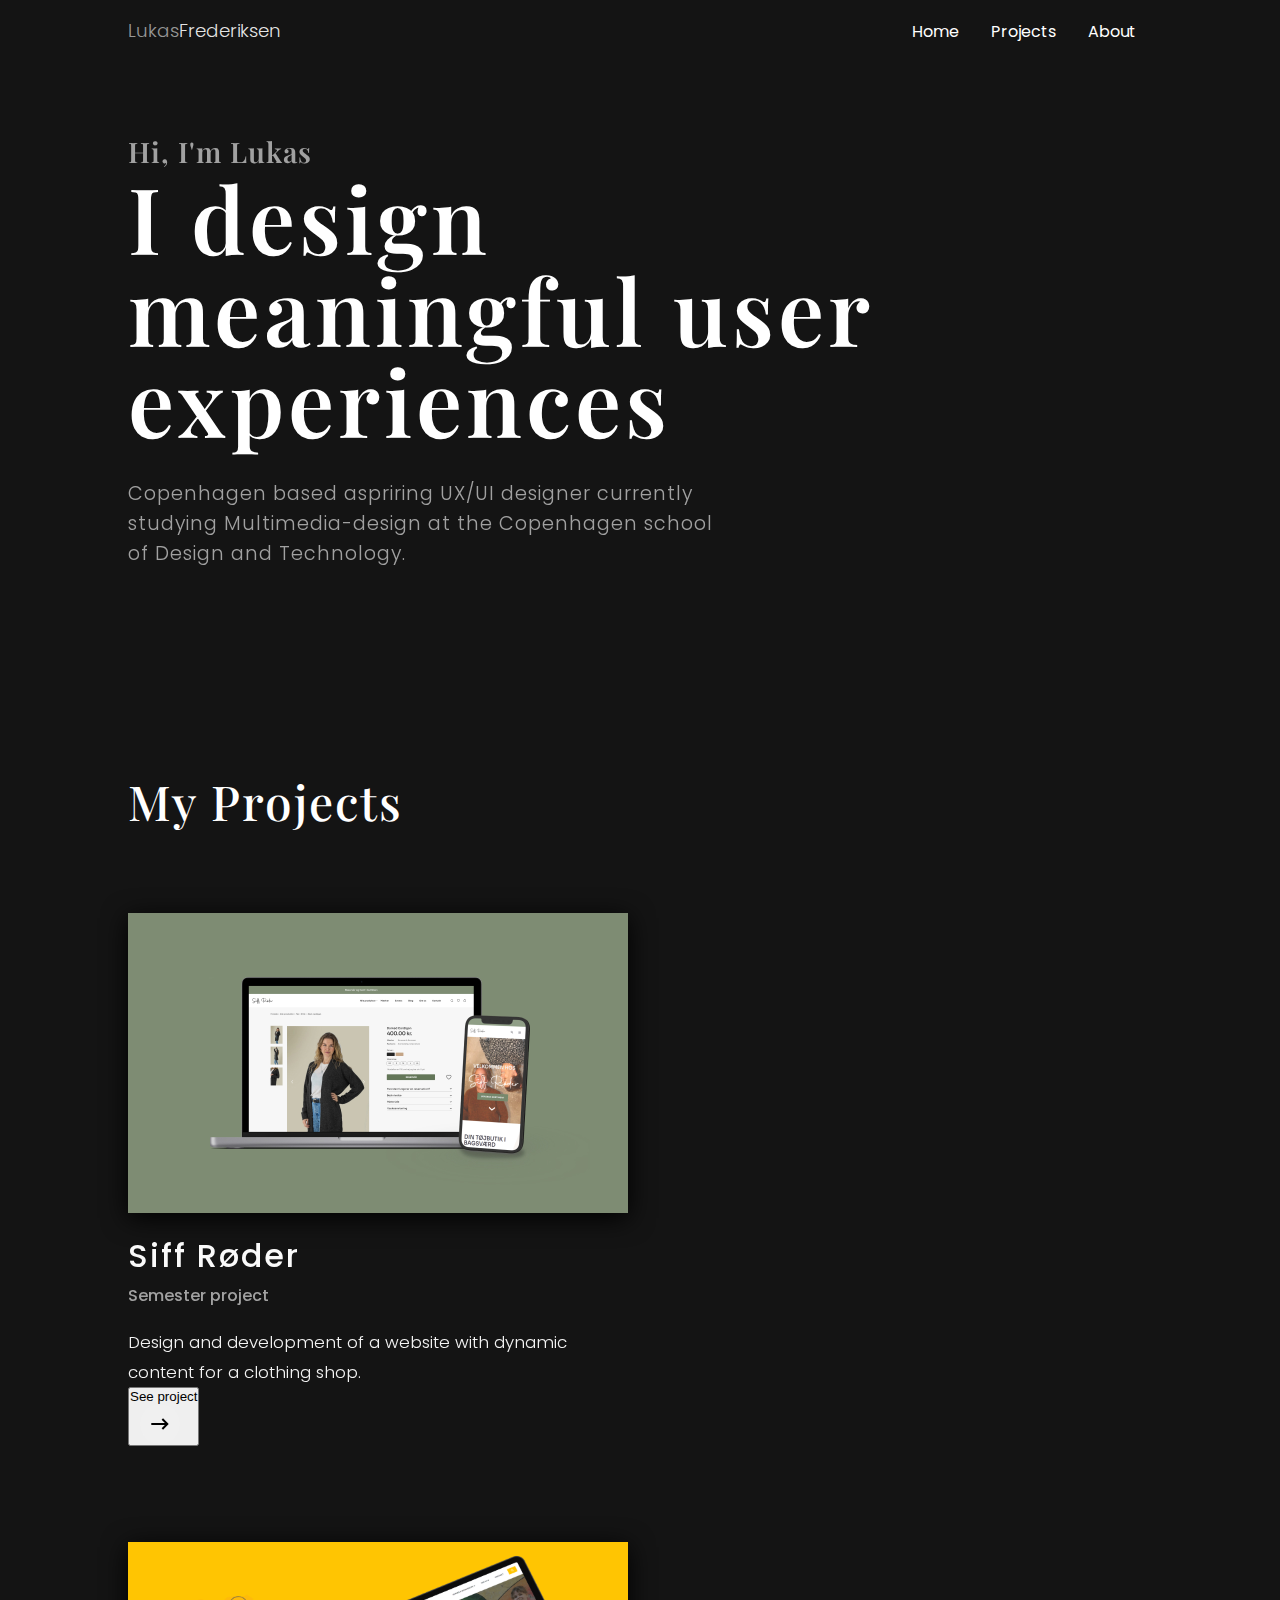
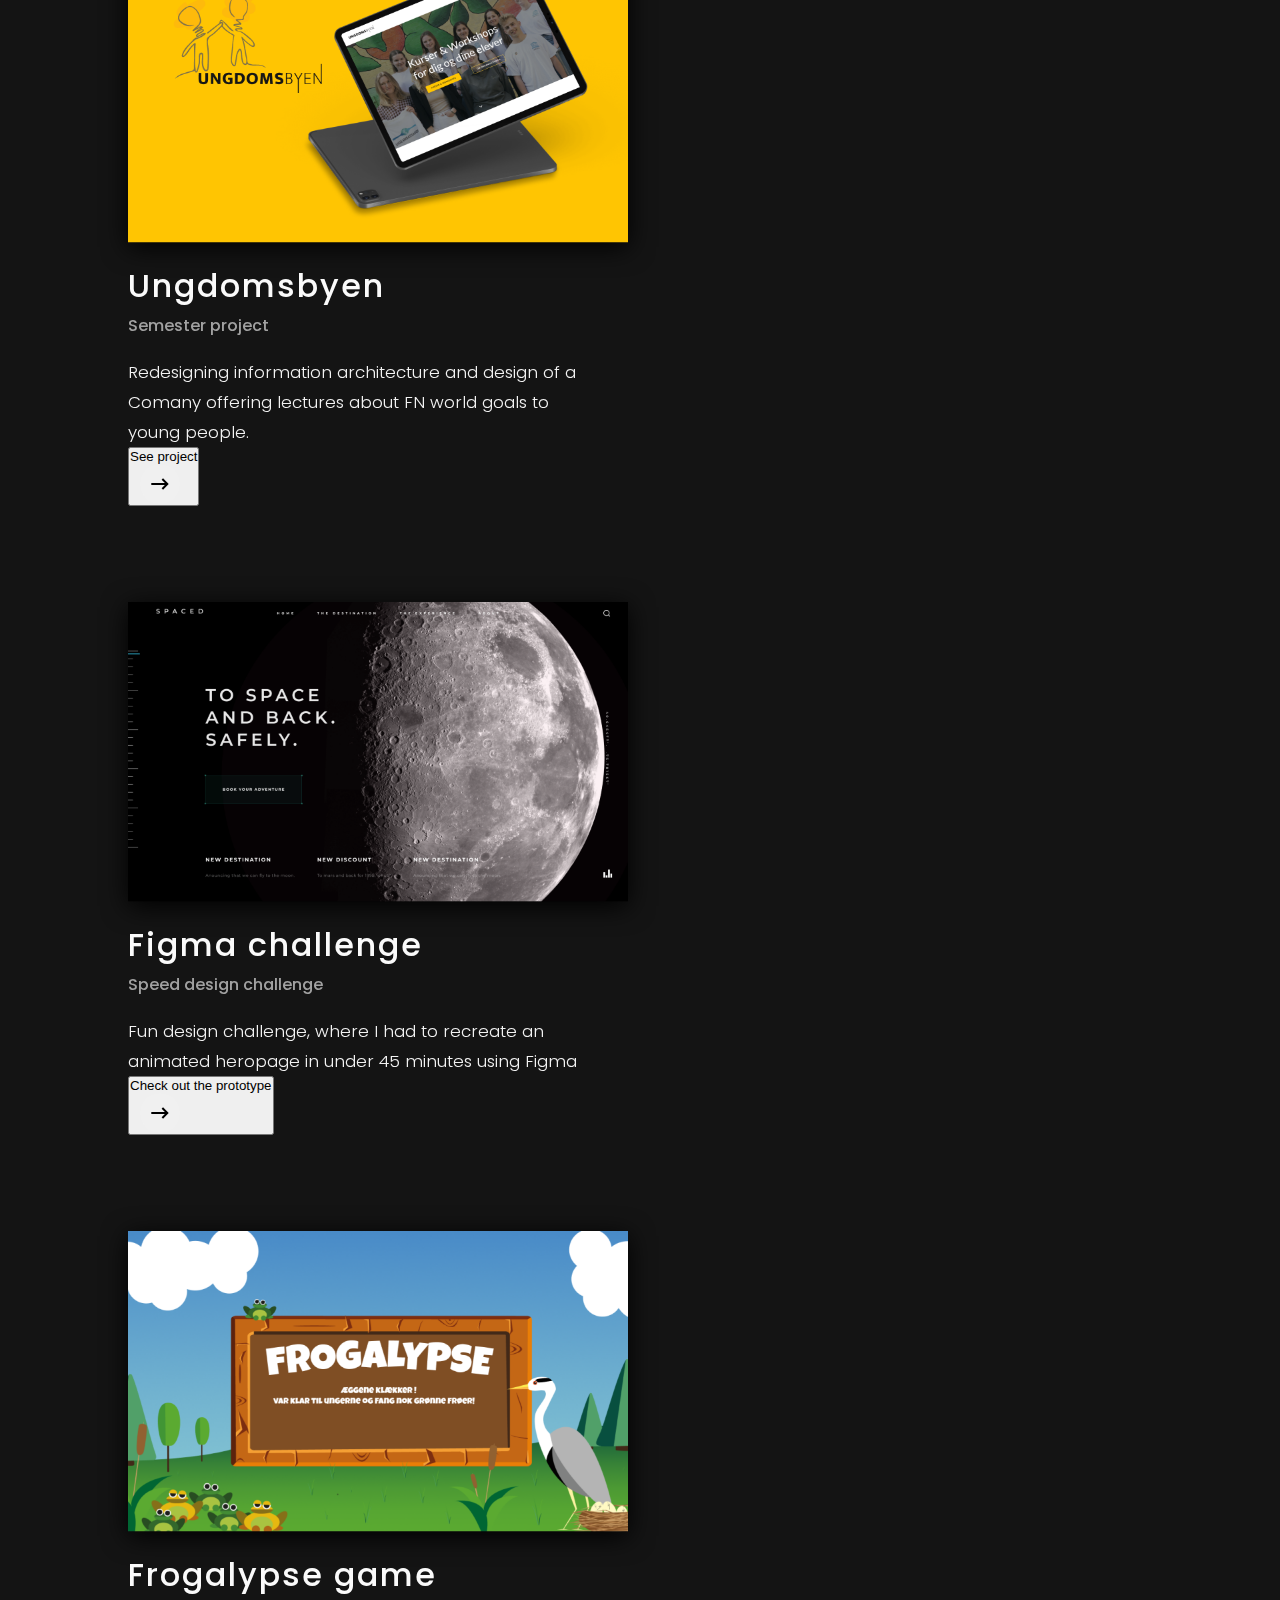
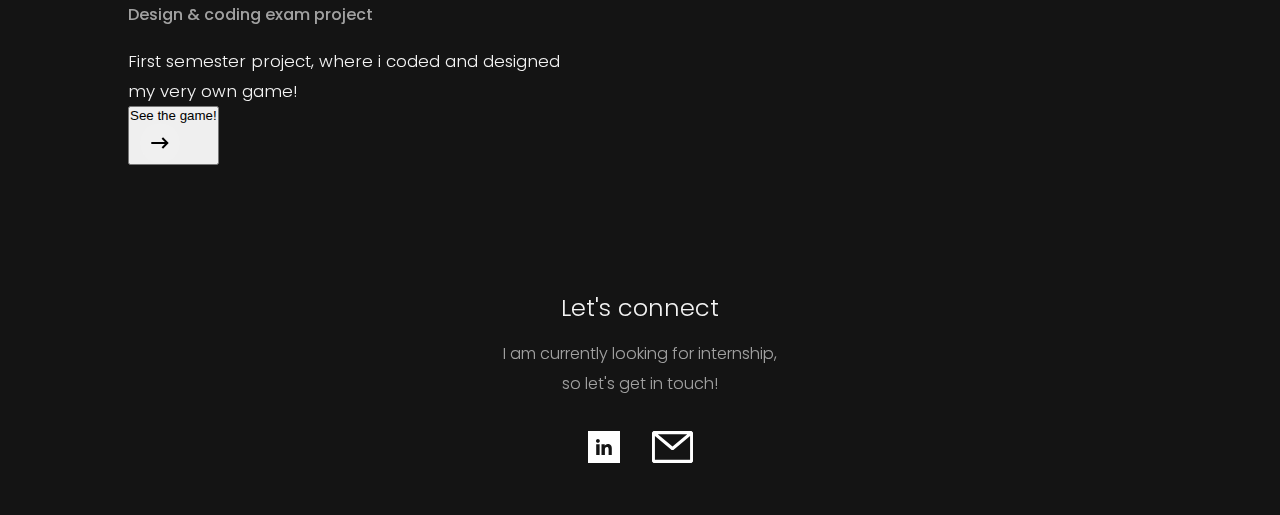
<file: index.html>
<!DOCTYPE html>
<html lang="en">
  <head>
    <meta charset="UTF-8" />
    <meta http-equiv="X-UA-Compatible" content="IE=edge" />
    <meta name="viewport" content="width=device-width, initial-scale=1.0" />
    <title>Personal Portfolio</title>
    <link rel="stylesheet" href="style.css" />
    <link rel="preconnect" href="https://fonts.googleapis.com" />
    <link rel="preconnect" href="https://fonts.gstatic.com" crossorigin />
    <link
      href="https://fonts.googleapis.com/css2?family=Cinzel&family=Playfair+Display:ital,wght@0,400;0,500;0,600;0,700;0,800;0,900;1,400;1,500;1,600;1,700;1,800;1,900&family=Poppins:ital,wght@0,100;0,200;0,300;0,400;0,500;0,600;0,700;0,800;0,900;1,100;1,200;1,300;1,400;1,500;1,600;1,700;1,800;1,900&display=swap"
      rel="stylesheet"
    />
  </head>

  <body>
    <header>
      <nav>
        <div class="logoWrapper">
          <a href="index.html">
            <p class="logo" style="color: rgba(255, 255, 255, 0.603)">
              Lukas<span
                class="logoWhite"
                style="color: rgba(255, 255, 255, 0.95)"
                >Frederiksen</span
              >
            </p>
          </a>
        </div>

        <div class="menuKnap">
          <div class="openMenu" onclick="toggle()">
            <div class="line"></div>
            <div class="line"></div>
            <div class="line"></div>
          </div>
        </div>
        <div class="menu">
          <!-- <div class="closeMenu" onclick="togglec()"></div> -->

          <svg
            class="closeMenu"
            onclick="togglec()"
            width="32"
            height="32"
            viewBox="0 0 24 24"
            fill="none"
            xmlns="http://www.w3.org/2000/svg"
          >
            <path
              d="M20 20L4 4M20 4L4 20"
              stroke="white"
              stroke-width="2"
              stroke-linecap="round"
            />
          </svg>

          <ul class="ul">
            <li class="li1 li"><a href="index.html">Home</a></li>
            <li class="li2 li"><a href="#projectsSection">Projects</a></li>
            <li class="li3 li"><a href="about.html">About</a></li>
          </ul>
        </div>

        <div class="deskTopNav">
          <ul class="desktopUl">
            <li class="deskNavLink"><a href="index.html">Home</a></li>
            <li class="deskNavLink"><a href="#projectsSection">Projects</a></li>
            <li class="deskNavLink"><a href="about.html">About</a></li>
          </ul>
        </div>
      </nav>
    </header>

    <main>
      <div class="frontHeroContainer">
        <h1 class="heading1">
          <span class="headingSmaller">Hi, I'm Lukas</span> <br />
          I design meaningful user experiences
        </h1>

        <p class="heroSubText">
          Copenhagen based aspriring UX/UI designer currently studying
          Multimedia-design at the Copenhagen school of Design and Technology.
        </p>

        <div class="" scrollSection>
          <div class="scrollDownIcon"></div>
        </div>
      </div>
      <section class="projectWrapper">
        <h2>My Projects</h2>

        <div class="projectGrid" id="projectsSection">
          <div class="singleProject">
            <a class="projectImage" href="siffroder.html">
              <img src="/images/siffRoder.jpg" alt="Siff Røder project" />
            </a>
            <div class="projectCardWrapper">
              <div class="frontProjectTextContainer">
                <div class="flexContainer">
                  <h3 class="projectCardTitle">Siff Røder</h3>
                  <p class="projectCardOverview">Semester project</p>
                  <p class="cardDescription">
                    Design and development of a website with dynamic content for
                    a clothing shop.
                  </p>
                </div>
              </div>
              <a href="siffroder.html">
                <button>
                  See project
                  <div class="circle">
                    <svg
                      width="24"
                      height="24"
                      viewBox="0 0 24 24"
                      fill="none"
                      xmlns="http://www.w3.org/2000/svg"
                    >
                      <path
                        d="M15.0378 6.34317L13.6269 7.76069L16.8972 11.0157L3.29211 11.0293L3.29413 13.0293L16.8619 13.0157L13.6467 16.2459L15.0643 17.6568L20.7079 11.9868L15.0378 6.34317Z"
                        fill="currentColor"
                      />
                    </svg>
                  </div>
                </button>
              </a>
            </div>
          </div>

          <div class="singleProject">
            <a class="projectImage" href="ungdomsbyen.html">
              <img
                src="/images/ungdomsbyen.png
              "
                alt="Ungdomsbyen project"
              />
            </a>
            <div class="projectCardWrapper">
              <div class="frontProjectTextContainer">
                <div class="flexContainer">
                  <h3 class="projectCardTitle">Ungdomsbyen</h3>
                  <p class="projectCardOverview">Semester project</p>
                  <p class="cardDescription">
                    Redesigning information architecture and design of a Comany
                    offering lectures about FN world goals to young people.
                  </p>
                </div>
              </div>
              <a href="ungdomsbyen.html">
                <button>
                  See project
                  <div class="circle">
                    <svg
                      width="24"
                      height="24"
                      viewBox="0 0 24 24"
                      fill="none"
                      xmlns="http://www.w3.org/2000/svg"
                    >
                      <path
                        d="M15.0378 6.34317L13.6269 7.76069L16.8972 11.0157L3.29211 11.0293L3.29413 13.0293L16.8619 13.0157L13.6467 16.2459L15.0643 17.6568L20.7079 11.9868L15.0378 6.34317Z"
                        fill="currentColor"
                      />
                    </svg>
                  </div></button
              ></a>
            </div>
          </div>

          <div class="singleProject">
            <a class="projectImage" href="speeddesign.html">
              <img src="/images/moon.png" alt="Figma challenge" />
            </a>
            <div class="projectCardWrapper">
              <div class="frontProjectTextContainer">
                <div class="flexContainer">
                  <h3 class="projectCardTitle">Figma challenge</h3>
                  <p class="projectCardOverview">Speed design challenge</p>
                  <p class="cardDescription">
                    Fun design challenge, where I had to recreate an animated
                    heropage in under 45 minutes using Figma
                  </p>
                </div>
              </div>
              <a href="speeddesign.html">
                <button>
                  Check out the prototype
                  <div class="circle">
                    <svg
                      width="24"
                      height="24"
                      viewBox="0 0 24 24"
                      fill="none"
                      xmlns="http://www.w3.org/2000/svg"
                    >
                      <path
                        d="M15.0378 6.34317L13.6269 7.76069L16.8972 11.0157L3.29211 11.0293L3.29413 13.0293L16.8619 13.0157L13.6467 16.2459L15.0643 17.6568L20.7079 11.9868L15.0378 6.34317Z"
                        fill="currentColor"
                      />
                    </svg>
                  </div></button
              ></a>
            </div>
          </div>

          <div class="singleProject">
            <a class="projectImage" href="frogalypse.html">
              <img src="/images/frogalypse.png" alt="Frogalypse game" />
            </a>

            <div class="projectCardWrapper">
              <div class="frontProjectTextContainer">
                <div class="flexContainer">
                  <h3 class="projectCardTitle">Frogalypse game</h3>
                  <p class="projectCardOverview">
                    Design & coding exam project
                  </p>
                  <p class="cardDescription">
                    First semester project, where i coded and designed my very
                    own game!
                  </p>
                </div>
              </div>
              <a href="frogalypse.html">
                <button>
                  See the game!
                  <div class="circle">
                    <svg
                      width="24"
                      height="24"
                      viewBox="0 0 24 24"
                      fill="none"
                      xmlns="http://www.w3.org/2000/svg"
                    >
                      <path
                        d="M15.0378 6.34317L13.6269 7.76069L16.8972 11.0157L3.29211 11.0293L3.29413 13.0293L16.8619 13.0157L13.6467 16.2459L15.0643 17.6568L20.7079 11.9868L15.0378 6.34317Z"
                        fill="currentColor"
                      />
                    </svg>
                  </div></button
              ></a>
            </div>
          </div>
        </div>
      </section>

      <footer>
        <div class="footerWrapper">
          <p class="footerHeader">Let's connect</p>
          <p class="footerParagraph">
            I am currently looking for internship, <br />
            so let's get in touch!
          </p>
          <div class="footerIcons">
            <a href="">
              <svg
                width="32"
                height="32"
                viewBox="0 0 32 32"
                fill="none"
                xmlns="http://www.w3.org/2000/svg"
              >
                <path
                  fill-rule="evenodd"
                  clip-rule="evenodd"
                  d="M0 0H32V32H0V0ZM8.2 13.3V24H11.6V13.3H8.2ZM8 9.9C8 11 8.8 11.8 9.9 11.8C11 11.8 11.8 11 11.8 9.9C11.8 8.8 11 8 9.9 8C8.9 8 8 8.8 8 9.9ZM20.6 24H23.8V17.4C23.8 14.1 21.8 13 19.9 13C18.2 13 17 14.1 16.7 14.8V13.3H13.5V24H16.9V18.3C16.9 16.8 17.9 16 18.9 16C19.9 16 20.6 16.5 20.6 18.2V24Z"
                  fill="white"
                />
              </svg>
            </a>
            <a href="mailto:lmf1506@hotmail.com">
              <svg
                width="41"
                height="32"
                viewBox="0 0 41 32"
                fill="none"
                xmlns="http://www.w3.org/2000/svg"
              >
                <path
                  fill-rule="evenodd"
                  clip-rule="evenodd"
                  d="M0 1.6L1.46429 0H39.5357L41 1.6V30.4L39.5357 32H1.46429L0 30.4V1.6ZM2.92857 4.912V28.8H38.0714V4.9152L21.4079 18.88H19.6214L2.92857 4.912ZM35.2307 3.2H5.76929L20.5 15.5808L35.2307 3.2Z"
                  fill="white"
                />
              </svg>
            </a>
          </div>
        </div>
      </footer>
    </main>

    <script src="https://cdnjs.cloudflare.com/ajax/libs/gsap/3.10.4/gsap.min.js"></script>
    <script src="script.js"></script>
  </body>
</html>
</file>
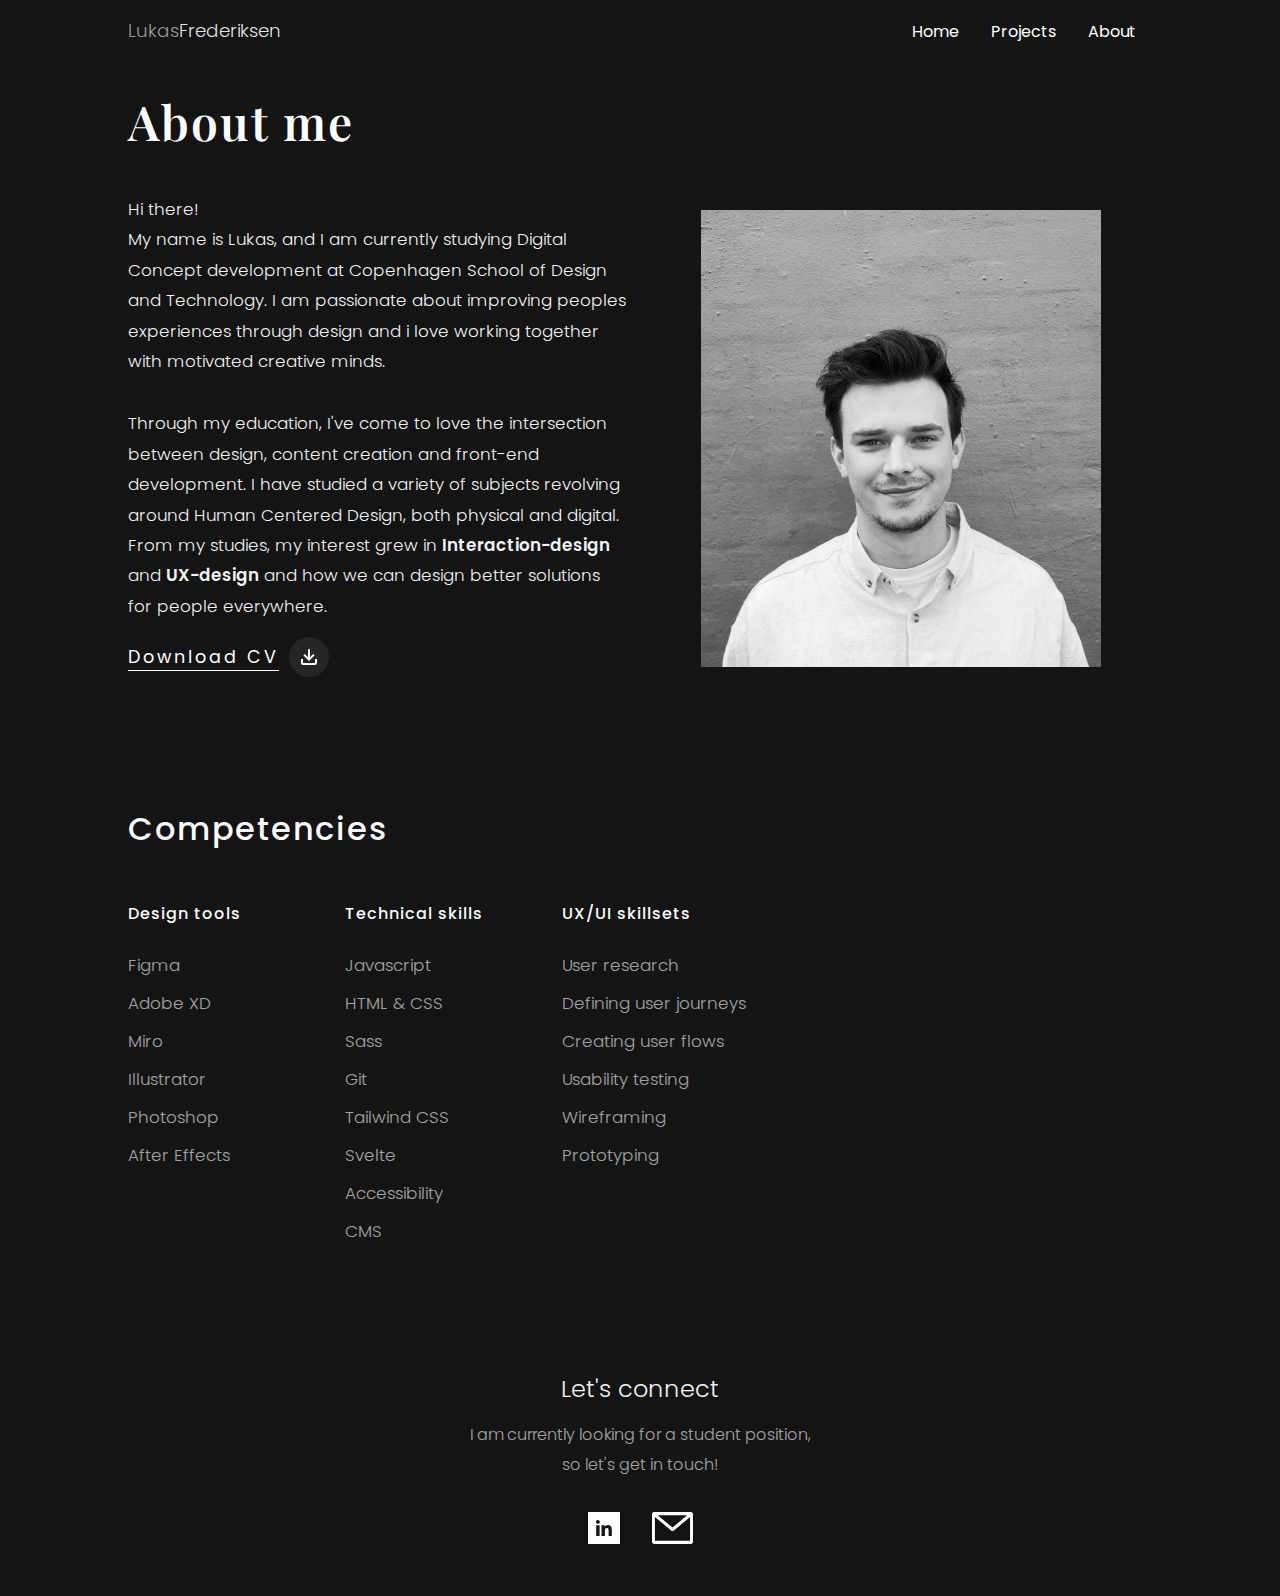
<file: about.html>
<!DOCTYPE html>
<html lang="en">
  <head>
    <meta charset="UTF-8" />
    <meta http-equiv="X-UA-Compatible" content="IE=edge" />
    <meta name="viewport" content="width=device-width, initial-scale=1.0" />
    <title>Personal Portfolio</title>
    <link rel="stylesheet" href="style.css" />
    <link rel="preconnect" href="https://fonts.googleapis.com" />
    <link rel="preconnect" href="https://fonts.gstatic.com" crossorigin />
    <link
      href="https://fonts.googleapis.com/css2?family=Cinzel&family=Playfair+Display:ital,wght@0,400;0,500;0,600;0,700;0,800;0,900;1,400;1,500;1,600;1,700;1,800;1,900&family=Poppins:ital,wght@0,100;0,200;0,300;0,400;0,500;0,600;0,700;0,800;0,900;1,100;1,200;1,300;1,400;1,500;1,600;1,700;1,800;1,900&display=swap"
      rel="stylesheet"
    />
  </head>

  <body>
    <header>
      <nav>
        <div class="logoWrapper">
             <a href="home.html">
          <p class="logo" style="color: rgba(255, 255, 255, 0.603)">
            Lukas<span
              class="logoWhite"
              style="color: rgba(255, 255, 255, 0.95)"
              >Frederiksen</span
            >
          </p></a>
        </div>

        <div class="menuKnap">
          <div class="openMenu" onclick="toggle()">
            <div class="line"></div>
            <div class="line"></div>
            <div class="line"></div>
          </div>
        </div>
        <div class="menu">
          <!-- <div class="closeMenu" onclick="togglec()"></div> -->

          <svg
            class="closeMenu"
            onclick="togglec()"
            width="32"
            height="32"
            viewBox="0 0 24 24"
            fill="none"
            xmlns="http://www.w3.org/2000/svg"
          >
            <path
              d="M20 20L4 4M20 4L4 20"
              stroke="white"
              stroke-width="2"
              stroke-linecap="round"
            />
          </svg>

          <ul class="ul">
            <li class="li1 li"><a href="home.html">Home</a></li>
            <li class="li2 li"><a href="home.html#projectsSection">Projects</a></li>
            <li class="li3 li"><a href="about.html">About</a></li>
          </ul>
        </div>

        <div class="deskTopNav">
          <ul class="desktopUl">
            <li class="deskNavLink"><a href="home.html">Home</a></li>
            <li class="deskNavLink"><a href="home.html#projectsSection"">Projects</a></li>
            <li class="deskNavLink"><a href="about.html">About</a></li>
          </ul>
        </div>
      </nav>
    </header>

    <main>

<section class="aboutIntroSection">
    
        <h1 class="abouth1">About me</h1>

        <div class="aboutIntro">
            <div class="aboutText">
            <p>Hi there! <br>My name is Lukas, and I am currently studying Digital Concept development at Copenhagen School of Design and Technology. 
            I am passionate about improving peoples experiences through design and i love working together with motivated creative minds.   <br>
</p>
<p>Through my education, I've come to love the intersection between design, content creation and front-end development.
        I have studied a variety of subjects revolving around Human Centered Design, both physical and digital. <br> From my studies, my interest grew in <span> Interaction-design</span> and <span>UX-design</span> and how we can design better solutions for people everywhere.</p>
     <a href="Resume/Resumé.pdf" target="_blank" class="pdfResume">
                <button class="protoButton">
                 <span> Download CV </span>
                  <div class="circle">
                    <svg
  width="24"
  height="24"
  viewBox="0 0 24 24"
  fill="none"
  xmlns="http://www.w3.org/2000/svg"
>
  <path
    d="M11 5C11 4.44772 11.4477 4 12 4C12.5523 4 13 4.44772 13 5V12.1578L16.2428 8.91501L17.657 10.3292L12.0001 15.9861L6.34326 10.3292L7.75748 8.91501L11 12.1575V5Z"
    fill="currentColor"
  />
  <path
    d="M4 14H6V18H18V14H20V18C20 19.1046 19.1046 20 18 20H6C4.89543 20 4 19.1046 4 18V14Z"
    fill="currentColor"
  />
</svg>
                    </svg>
                  </div>
                </button>
              </a></div>
            <img class="profileImage" src="images/profile.jpg" alt="">
        </div>
            
       </section>

   


      

 <section class="resume"> 
    <!-- <div class="resumeIntro">
    <h2>Education</h2>
        </div>

<div class="timeline">
<div class="processCenterwrap">
        <div class="timelineWrapper ">
     
<div class="timelineGroupWrap group1">
  <div class="textWrap">
    <span>2021</span>
    
    <div class="educationContainer">
      <h4>Multimedia-design</h4>
    <p>Copenhagen school of design and technology</p>
  </div> 
  </div>
</div>

<div class="timelineGroupWrap group2">
  <div class="textWrap">
    <span>2019</span>
    
    <div class="educationContainer">
      <h4>Medialogy</h4>
    <p>Aalborg University</p>
  </div>
  </div>
</div>

<div class="timelineGroupWrap group3">
  <div class="textWrap">
    <span>2018</span>
    
    <div class="educationContainer">
      <h4> Product development and technical integration</h4>
    <p>Copenhagen School of Design and technology</p>
  </div>
  </div>
  
</div>



<div class="timelineGroupWrap group4 ">
  <div class="textWrap">
    <span>2016</span>
    
    <div class="educationContainer">
      <h4>Production technologist</h4>
    <p>Copenhagen School of Design and technology</p>
  </div>
  </div>
</div>
</div>   -->
</div>  

<article class="Competencies">
          <h3>Competencies</h3>
          <div class="competenciesContainer">
          <div class="singleCompentencieConatiner">
          <h4>Design tools</h4>
          <p>Figma</p>
          <p>Adobe XD</p>
          <p>Miro</p>
          <p>Illustrator</p>
          <p>Photoshop</p>
          <p>After Effects</p>
        </div>

          <div class="singleCompentencieConatiner">
          <h4>Technical skills</h4>
          <p>Javascript</p>
          <p>HTML & CSS</p>
          <p>Sass</p>
          <p>Git</p>
          <p>Tailwind CSS</p>
          <p>Svelte</p>
          <p>Accessibility</p>
           <p>CMS</p>
         
          
        </div>

          <div class="singleCompentencieConatiner">
          <h4>UX/UI skillsets</h4>
          <p>User research</p>
          <p>Defining user journeys</p>
          <p>Creating user flows</p>
          <p>Usability testing</p>
          <p>Wireframing</p>
          <p>Prototyping</p>
        </div>
    </div>
      </article>
</section>


</section>

    </main>

    <footer>
      <div class="footerWrapper">
        <p class="footerHeader">Let's connect</p>
        <p class="footerParagraph">
          I am currently looking for a student position, <br />
          so let's get in touch!
        </p>
        <div class="footerIcons">
          <a href="https://www.linkedin.com/in/lukas-maximilian-frederiksen-137b38205/">
            <svg
              width="32"
              height="32"
              viewBox="0 0 32 32"
              fill="none"
              xmlns="http://www.w3.org/2000/svg"
            >
              <path
                fill-rule="evenodd"
                clip-rule="evenodd"
                d="M0 0H32V32H0V0ZM8.2 13.3V24H11.6V13.3H8.2ZM8 9.9C8 11 8.8 11.8 9.9 11.8C11 11.8 11.8 11 11.8 9.9C11.8 8.8 11 8 9.9 8C8.9 8 8 8.8 8 9.9ZM20.6 24H23.8V17.4C23.8 14.1 21.8 13 19.9 13C18.2 13 17 14.1 16.7 14.8V13.3H13.5V24H16.9V18.3C16.9 16.8 17.9 16 18.9 16C19.9 16 20.6 16.5 20.6 18.2V24Z"
                fill="white"
              />
            </svg>
          </a>
          <a href="mailto:lmf1506@hotmail.com">
            <svg
              width="41"
              height="32"
              viewBox="0 0 41 32"
              fill="none"
              xmlns="http://www.w3.org/2000/svg"
            >
              <path
                fill-rule="evenodd"
                clip-rule="evenodd"
                d="M0 1.6L1.46429 0H39.5357L41 1.6V30.4L39.5357 32H1.46429L0 30.4V1.6ZM2.92857 4.912V28.8H38.0714V4.9152L21.4079 18.88H19.6214L2.92857 4.912ZM35.2307 3.2H5.76929L20.5 15.5808L35.2307 3.2Z"
                fill="white"
              />
            </svg>
          </a>
        </div>
      </div>
    </footer>

    <script src="https://cdnjs.cloudflare.com/ajax/libs/gsap/3.10.4/gsap.min.js"></script>
    <script src="script.js"></script>
  </body>
</html>
</file>
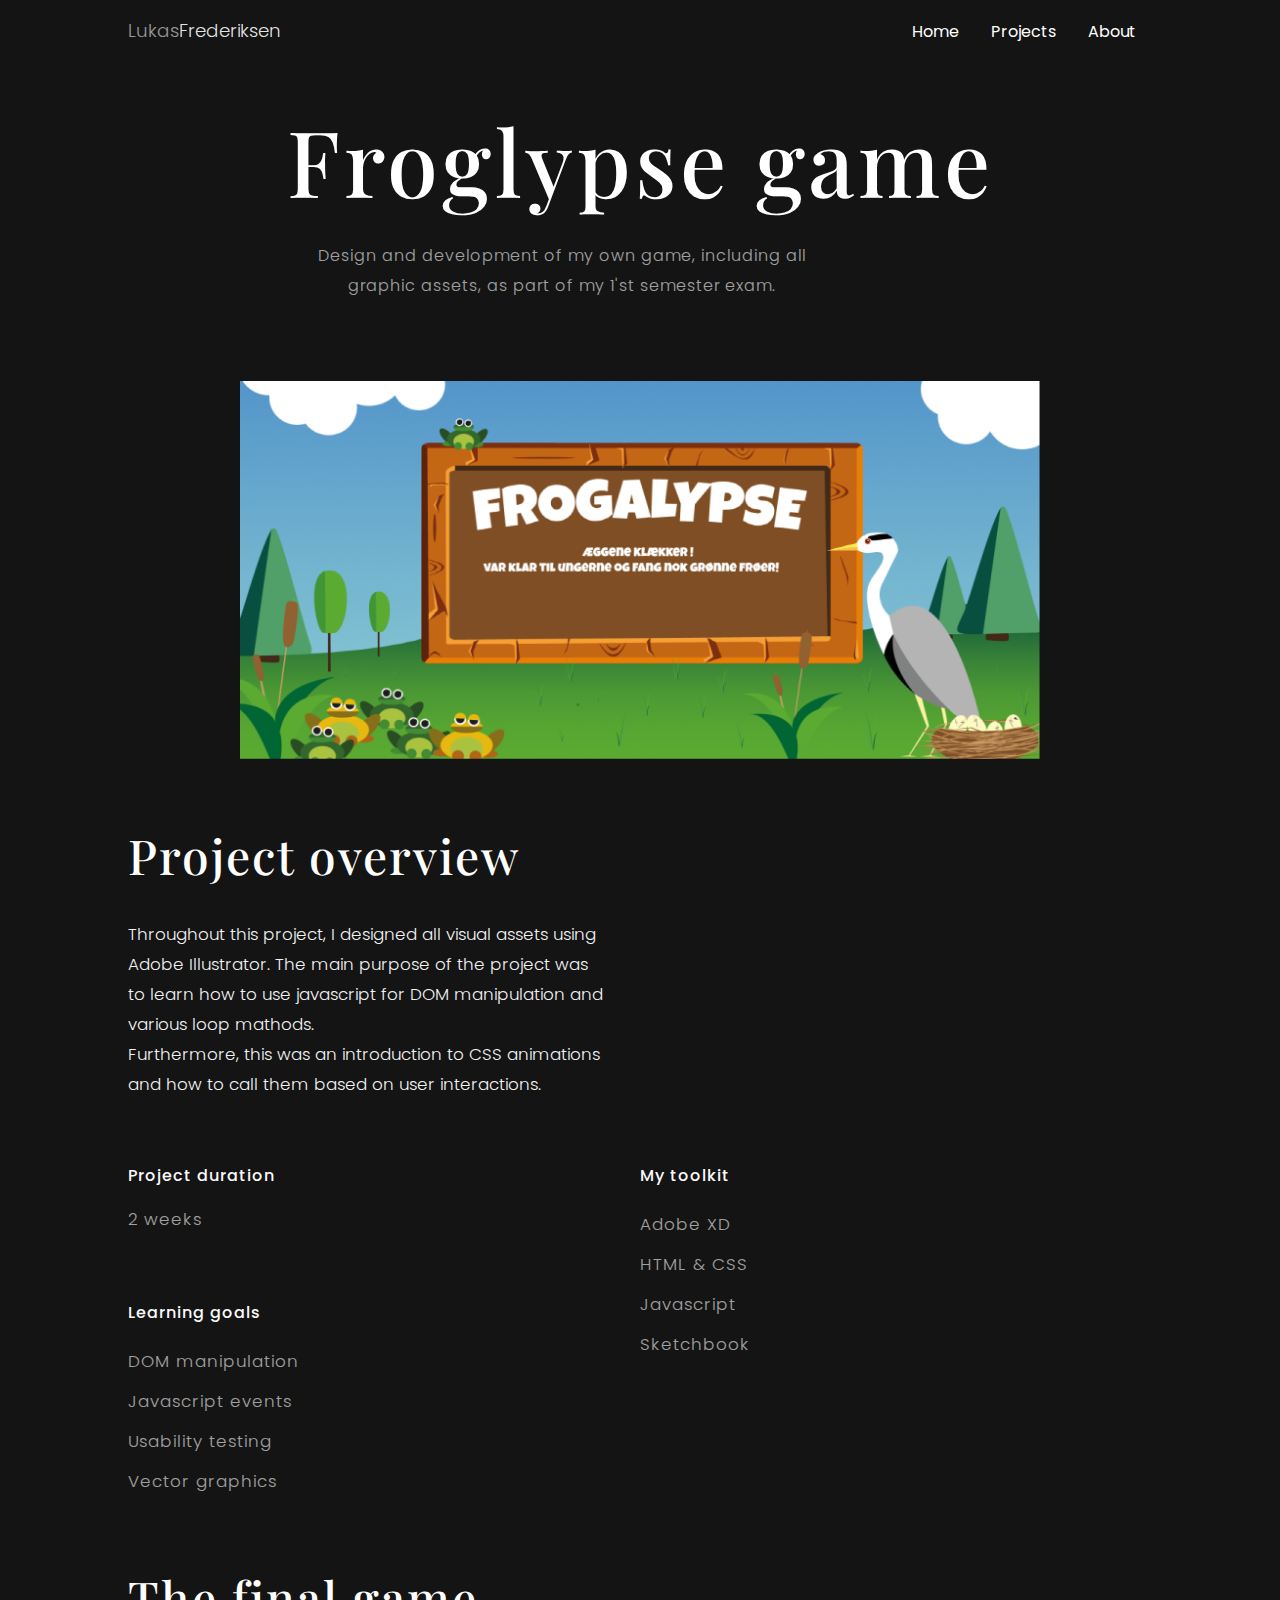
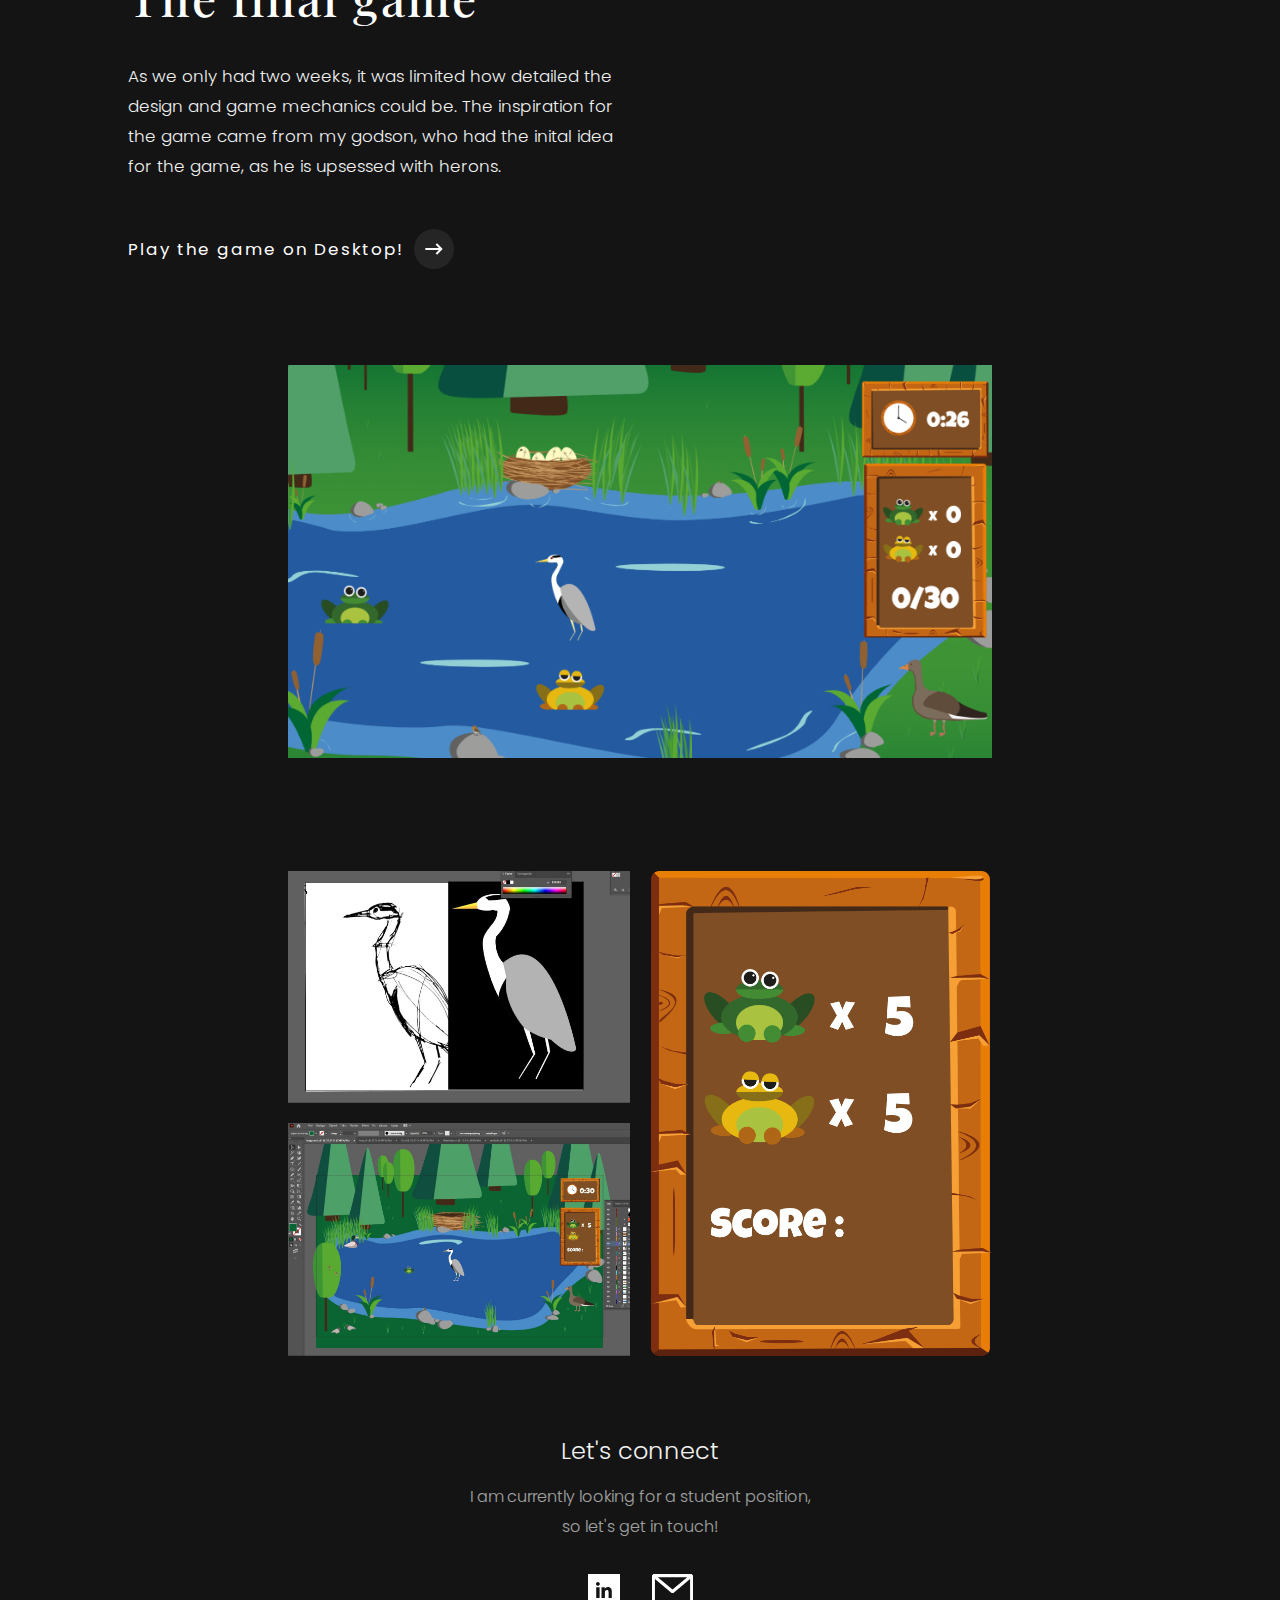
<file: frogalypse.html>
<!DOCTYPE html>
<html lang="en">
  <head>
    <meta charset="UTF-8" />
    <meta http-equiv="X-UA-Compatible" content="IE=edge" />
    <meta name="viewport" content="width=device-width, initial-scale=1.0" />
    <title>Personal Portfolio</title>
    <link rel="stylesheet" href="style.css" />
    <link rel="preconnect" href="https://fonts.googleapis.com" />
    <link rel="preconnect" href="https://fonts.gstatic.com" crossorigin />
    <link
      href="https://fonts.googleapis.com/css2?family=Cinzel&family=Playfair+Display:ital,wght@0,400;0,500;0,600;0,700;0,800;0,900;1,400;1,500;1,600;1,700;1,800;1,900&family=Poppins:ital,wght@0,100;0,200;0,300;0,400;0,500;0,600;0,700;0,800;0,900;1,100;1,200;1,300;1,400;1,500;1,600;1,700;1,800;1,900&display=swap"
      rel="stylesheet"
    />
  </head>

  <body>
    <header>
      <nav>
        <div class="logoWrapper">
           <a href="home.html">
          <p class="logo" style="color: rgba(255, 255, 255, 0.603)">
            Lukas<span
              class="logoWhite"
              style="color: rgba(255, 255, 255, 0.95)"
              >Frederiksen</span
            >
          </p></a>
        </div>

        <div class="menuKnap">
          <div class="openMenu" onclick="toggle()">
            <div class="line"></div>
            <div class="line"></div>
            <div class="line"></div>
          </div>
        </div>
        <div class="menu">
          <!-- <div class="closeMenu" onclick="togglec()"></div> -->

          <svg
            class="closeMenu"
            onclick="togglec()"
            width="32"
            height="32"
            viewBox="0 0 24 24"
            fill="none"
            xmlns="http://www.w3.org/2000/svg"
          >
            <path
              d="M20 20L4 4M20 4L4 20"
              stroke="white"
              stroke-width="2"
              stroke-linecap="round"
            />
          </svg>

          <ul class="ul">
            <li class="li1 li"><a href="home.html">Home</a></li>
            <li class="li2 li"><a href="home.html#projectsSection">Projects</a></li>
            <li class="li3 li"><a href="about.html">About</a></li>
          </ul>
        </div>

        <div class="deskTopNav">
          <ul class="desktopUl">
            <li class="deskNavLink"><a href="home.html">Home</a></li>
            <li class="deskNavLink"><a href="home.html#projectsSection"">Projects</a></li>
            <li class="deskNavLink"><a href="about.html">About</a></li>
          </ul>
        </div>
      </nav>
    </header>

    <main>
      <div class="headerCenterWrapper">
        <div class="singleProjectHeader">
          <h1>Froglypse game</h1>
          <p class="singleProjectSubHeader">
            Design and development of my own game, including all graphic assets, as part of my 1'st semester exam.
          </p>
        </div>
      </div>

      <div class="frogalypseHeader">
        <img src="images/froghead.png" alt="Siff Roeder hero image" />
      </div>

      <section class="projectIntroWrapper"> 
        <h2>Project overview</h2>
        <div class="gridContainer">
        <div class="projectOverviewWrapper">
         
          <p>
            Throughout this project, I designed all visual assets using Adobe Illustrator. The main purpose of the project was to learn how to use javascript for DOM manipulation and various loop mathods. <br>
            Furthermore, this was an introduction to CSS animations and how to call them based on user interactions.
          </p>
        </div>

        <div class="projectRecap">
          <div class="durationWrapper">
            <h4>Project duration</h4>
            <p>2 weeks</p>
          </div>

          <div class="toolsWrapper">
            <h4>My toolkit</h4>
            <p>Adobe XD</p>
            <p>HTML & CSS</p>
            <p>Javascript</p>
           <p>Sketchbook</p>
          </div>

          <div class="roleWrapper">
            <h4>Learning goals</h4>
            <p>DOM manipulation</p>
            <p>Javascript events</p>
            <p>Usability testing</p>
            <p>Vector graphics</p>
          </div>
        </div>
        </div>
        
      </section>

    

<section class="solutionSection moonSolution">
        <div class="intro introsolutionMoon">
          <h2>The final game</h2>
          <p> As we only had two weeks, it was limited how detailed the design and game mechanics could be. The inspiration for the game came from my godson, who had the inital idea for the game, as he is upsessed with herons.
          </p>
             
          
           <a href="http://ux-maximilian.dk/kea/04_animation/spil/spil.html" target="_blank" class="prototypeButton">
                <button class="frontButton">
                  <span class="buttonSpan">Play the game on Desktop!</span>
                  <div class="circle">
                    <svg
                      width="24"
                      height="24"
                      viewBox="0 0 24 24"
                      fill="none"
                      xmlns="http://www.w3.org/2000/svg"
                    >
                      <path
                        d="M15.0378 6.34317L13.6269 7.76069L16.8972 11.0157L3.29211 11.0293L3.29413 13.0293L16.8619 13.0157L13.6467 16.2459L15.0643 17.6568L20.7079 11.9868L15.0378 6.34317Z"
                        fill="currentColor"
                      />
                    </svg>
                  </div>
                </button>
                </a>
        </div>

<div class="gridWrap">
        <div class="solutionImageWrapper gameImages">
        <img class="img1 gameImage" src="images/games.png" alt="">
        <img class="img2" src="images/sketch.png" alt="">
        <img class="img3" src="images/background.png" alt="">
        <img class="img4" src="images/UI-Point 1.png" alt="">
        </div>
      </div>
      </section>



      
    </main>

    <footer>
      <div class="footerWrapper">
        <p class="footerHeader">Let's connect</p>
        <p class="footerParagraph">
          I am currently looking for a student position, <br />
          so let's get in touch!
        </p>
        <div class="footerIcons">
          <a href="https://www.linkedin.com/in/lukas-maximilian-frederiksen-137b38205/">
            <svg
              width="32"
              height="32"
              viewBox="0 0 32 32"
              fill="none"
              xmlns="http://www.w3.org/2000/svg"
            >
              <path
                fill-rule="evenodd"
                clip-rule="evenodd"
                d="M0 0H32V32H0V0ZM8.2 13.3V24H11.6V13.3H8.2ZM8 9.9C8 11 8.8 11.8 9.9 11.8C11 11.8 11.8 11 11.8 9.9C11.8 8.8 11 8 9.9 8C8.9 8 8 8.8 8 9.9ZM20.6 24H23.8V17.4C23.8 14.1 21.8 13 19.9 13C18.2 13 17 14.1 16.7 14.8V13.3H13.5V24H16.9V18.3C16.9 16.8 17.9 16 18.9 16C19.9 16 20.6 16.5 20.6 18.2V24Z"
                fill="white"
              />
            </svg>
          </a>
          <a href="mailto:lmf1506@hotmail.com">
            <svg
              width="41"
              height="32"
              viewBox="0 0 41 32"
              fill="none"
              xmlns="http://www.w3.org/2000/svg"
            >
              <path
                fill-rule="evenodd"
                clip-rule="evenodd"
                d="M0 1.6L1.46429 0H39.5357L41 1.6V30.4L39.5357 32H1.46429L0 30.4V1.6ZM2.92857 4.912V28.8H38.0714V4.9152L21.4079 18.88H19.6214L2.92857 4.912ZM35.2307 3.2H5.76929L20.5 15.5808L35.2307 3.2Z"
                fill="white"
              />
            </svg>
          </a>
        </div>
      </div>
    </footer>

    <script src="https://cdnjs.cloudflare.com/ajax/libs/gsap/3.10.4/gsap.min.js"></script>
    <script src="script.js"></script>
  </body>
</html>
</file>
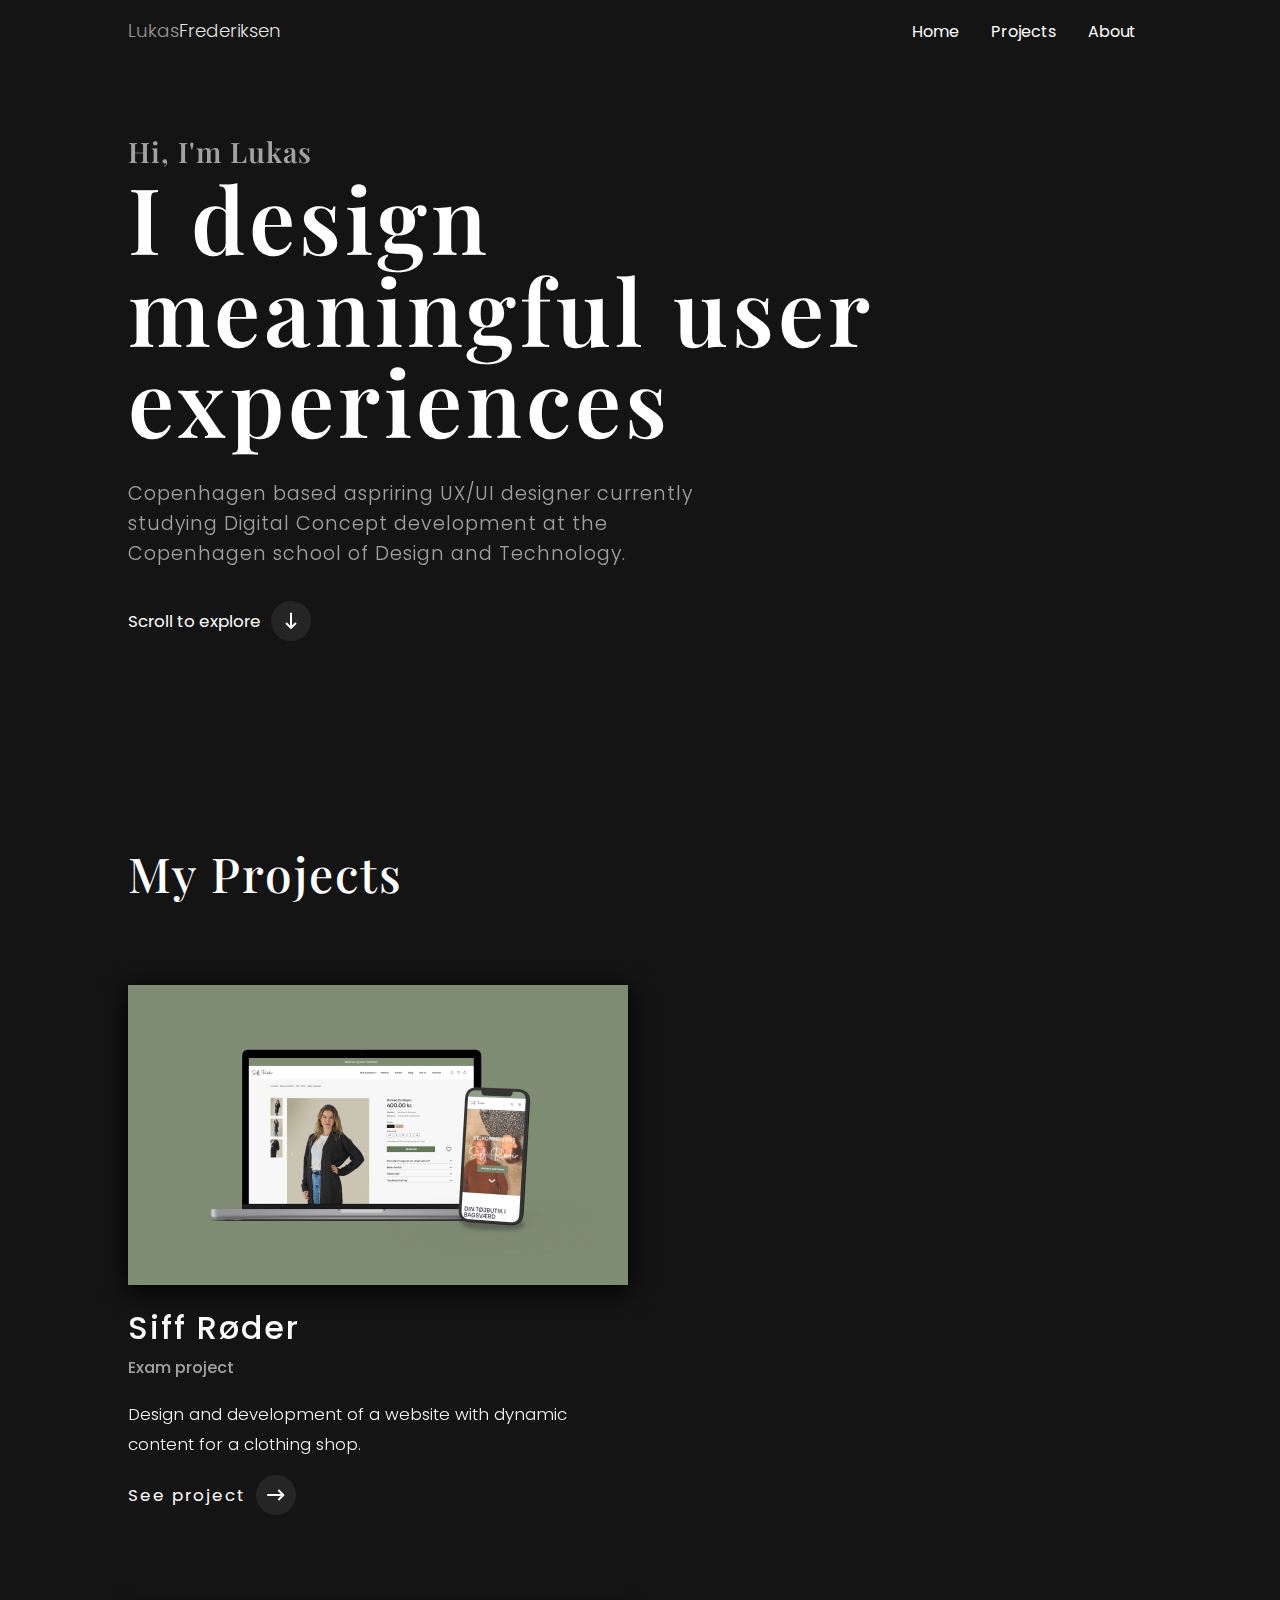
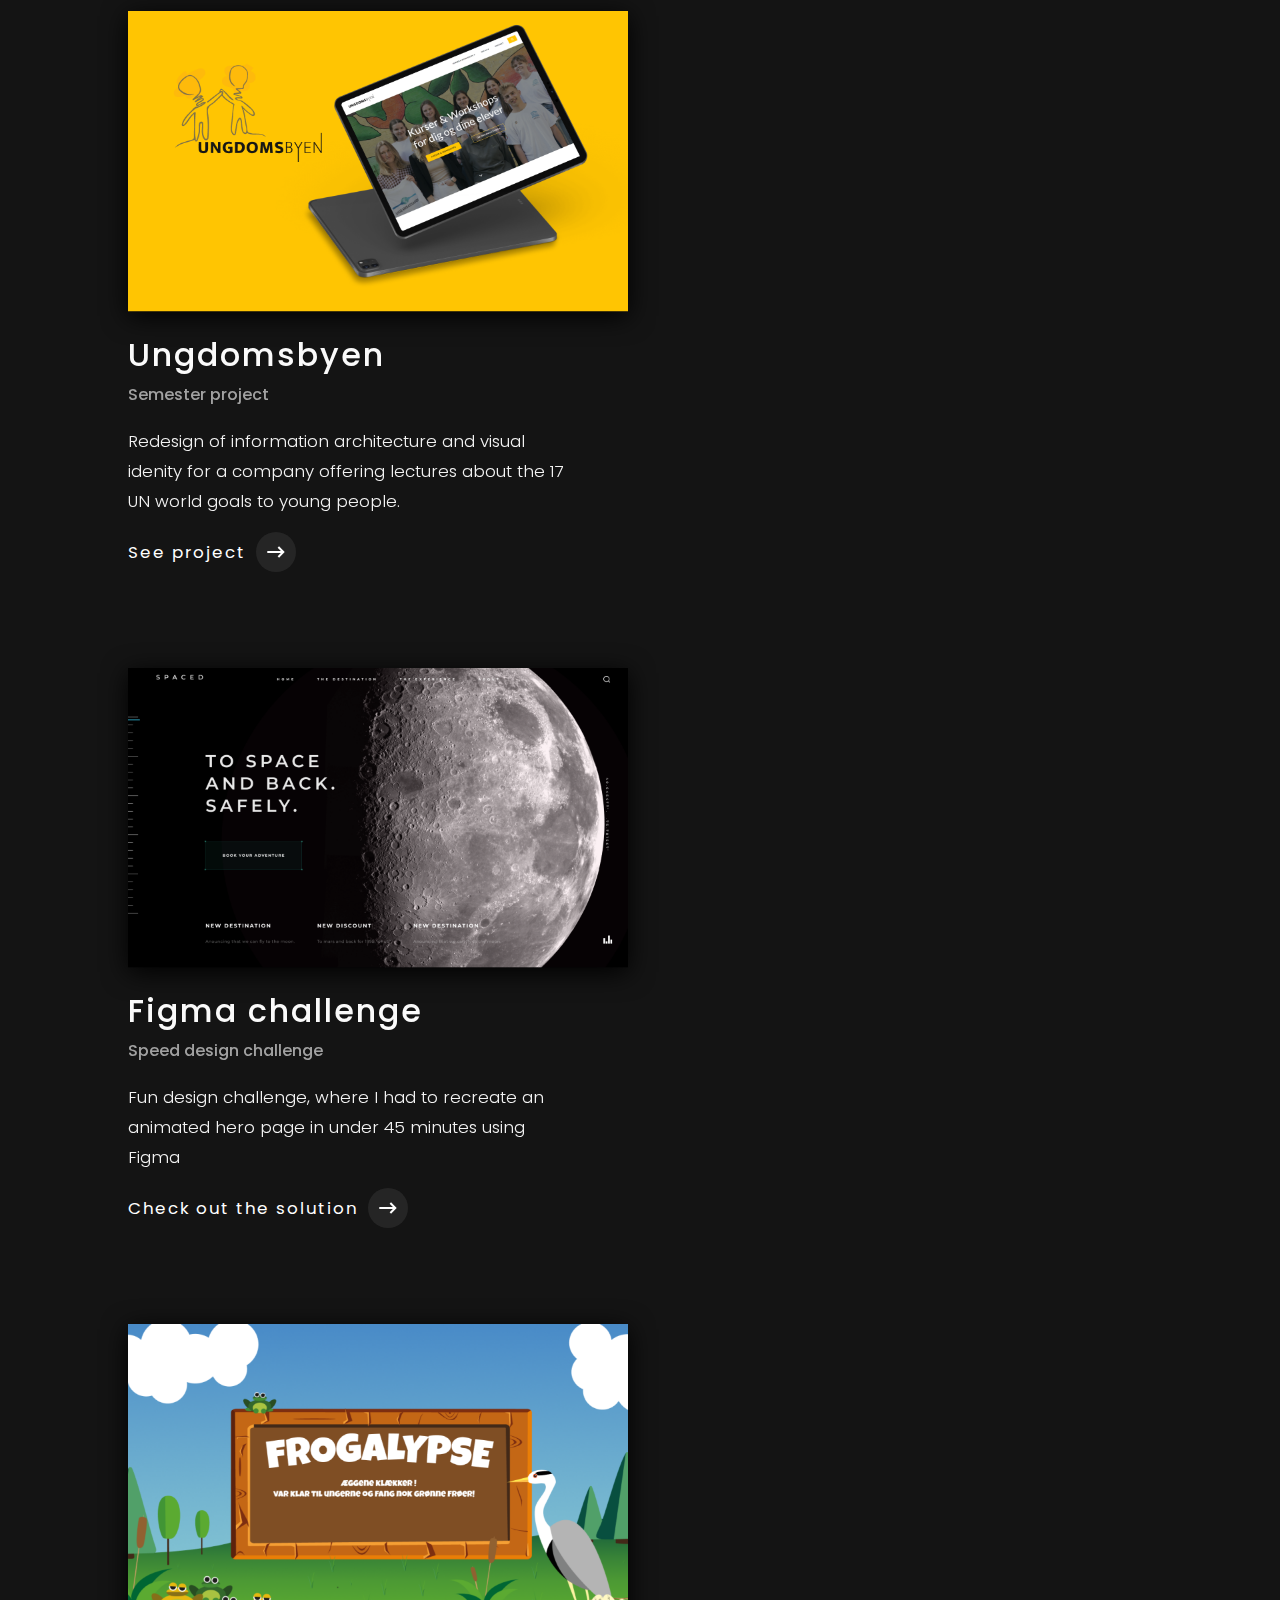
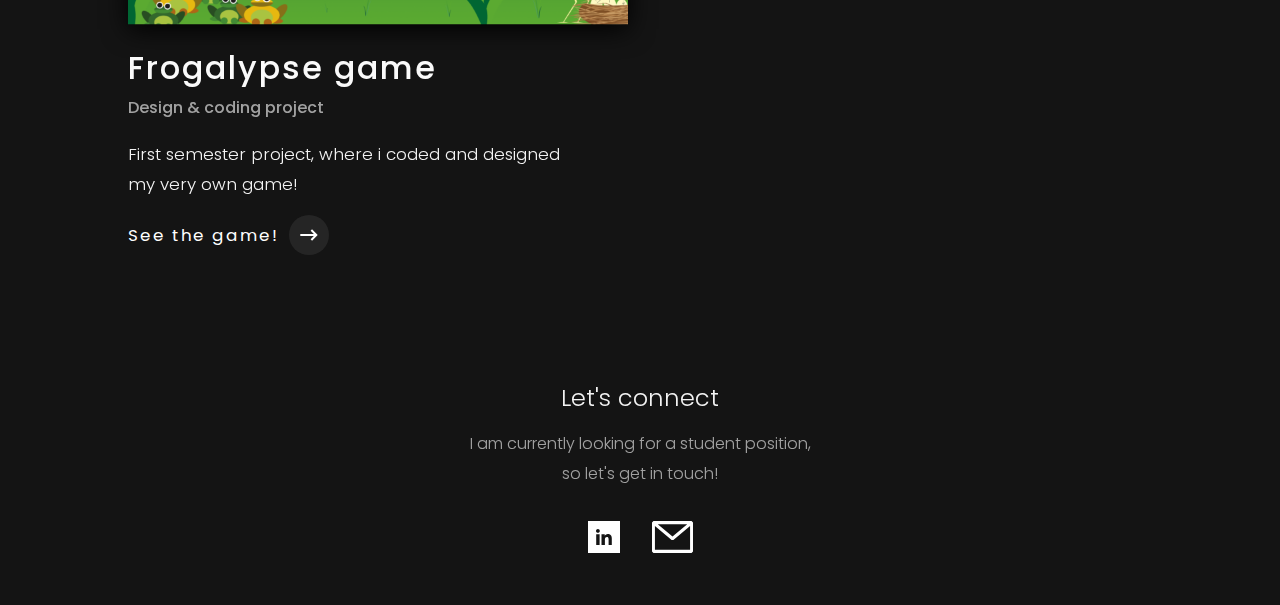
<file: home.html>
<!DOCTYPE html>
<html lang="en">
  <head>
    <meta charset="UTF-8" />
    <meta http-equiv="X-UA-Compatible" content="IE=edge" />
    <meta name="viewport" content="width=device-width, initial-scale=1.0" />
    <title>Personal Portfolio</title>
    <meta name="Lukas Frederiksen Portfolio" content="My personal portfolio for internships">
    <link rel="stylesheet" href="style.css" />
    <link rel="preconnect" href="https://fonts.googleapis.com" />
    <link rel="preconnect" href="https://fonts.gstatic.com" crossorigin />
    <link
      href="https://fonts.googleapis.com/css2?family=Cinzel&family=Playfair+Display:ital,wght@0,400;0,500;0,600;0,700;0,800;0,900;1,400;1,500;1,600;1,700;1,800;1,900&family=Poppins:ital,wght@0,100;0,200;0,300;0,400;0,500;0,600;0,700;0,800;0,900;1,100;1,200;1,300;1,400;1,500;1,600;1,700;1,800;1,900&display=swap"
      rel="stylesheet"
    />
  </head>

  <body>
    <header>
      <nav>
        <div class="logoWrapper">
          <a href="home.html">
            <p class="logo" style="color: rgba(255, 255, 255, 0.603)">
              Lukas<span
                class="logoWhite"
                style="color: rgba(255, 255, 255, 0.95)"
                >Frederiksen</span
              >
            </p>
          </a>
        </div>

        <div class="menuKnap">
          <div class="openMenu" onclick="toggle()">
            <div class="line"></div>
            <div class="line"></div>
            <div class="line"></div>
          </div>
        </div>
        <div class="menu">
          <!-- <div class="closeMenu" onclick="togglec()"></div> -->

          <svg
            class="closeMenu"
            onclick="togglec()"
            width="32"
            height="32"
            viewBox="0 0 24 24"
            fill="none"
            xmlns="http://www.w3.org/2000/svg"
          >
            <path
              d="M20 20L4 4M20 4L4 20"
              stroke="white"
              stroke-width="2"
              stroke-linecap="round"
            />
          </svg>

           <ul class="ul">
            <li class="li1 li"><a href="home.html">Home</a></li>
            <li class="li2 li"><a href="home.html#projectsSection">Projects</a></li>
            <li class="li3 li"><a href="about.html">About</a></li>
          </ul>
        </div>

        <div class="deskTopNav">
          <ul class="desktopUl">
            <li class="deskNavLink"><a href="home.html">Home</a></li>
            <li class="deskNavLink"><a href="home.html#projectsSection"">Projects</a></li>
            <li class="deskNavLink"><a href="about.html">About</a></li>
          </ul>
        </div>
      </nav>
    </header>

    <main>
      <div class="frontHeroContainer">
        <h1 class="heading1">
          <span class="headingSmaller">Hi, I'm Lukas</span> <br />
          I design meaningful user experiences
        </h1>

        <p class="heroSubText">
          Copenhagen based aspriring UX/UI designer currently studying Digital Concept development
           at the Copenhagen school of Design and Technology.
        </p>

        <div class="scrollSection">
          <span> Scroll to explore </span>
          <div class="circle">
            <svg
              width="24"
              height="24"
              viewBox="0 0 24 24"
              fill="none"
              xmlns="http://www.w3.org/2000/svg"
            >
              <path
                d="M11.0001 3.67157L13.0001 3.67157L13.0001 16.4999L16.2426 13.2574L17.6568 14.6716L12 20.3284L6.34314 14.6716L7.75735 13.2574L11.0001 16.5001L11.0001 3.67157Z"
                fill="currentColor"
              />
            </svg>
          </div>
        </div>
      </div>
      <section class="projectWrapper">
        <h2>My Projects</h2>

        <div class="projectGrid" id="projectsSection">
          <div class="singleProject">
            <a class="projectImage" href="siffroder.html">
              <img src="images/siffRoder.jpg" alt="Siff Røder project" />
            </a>
            <div class="projectCardWrapper">
              <div class="frontProjectTextContainer">
                <div class="flexContainer">
                  <h3 class="projectCardTitle">Siff Røder</h3>
                  <p class="projectCardOverview">Exam project</p>
                  <p class="cardDescription">
                    Design and development of a website with dynamic content for
                    a clothing shop.
                  </p>
                </div>
              </div>
              <a href="siffroder.html">
                <button class="frontButton">
                  <span class="buttonSpan">See project</span>
                  <div class="circle">
                    <svg
                      width="24"
                      height="24"
                      viewBox="0 0 24 24"
                      fill="none"
                      xmlns="http://www.w3.org/2000/svg"
                    >
                      <path
                        d="M15.0378 6.34317L13.6269 7.76069L16.8972 11.0157L3.29211 11.0293L3.29413 13.0293L16.8619 13.0157L13.6467 16.2459L15.0643 17.6568L20.7079 11.9868L15.0378 6.34317Z"
                        fill="currentColor"
                      />
                    </svg>
                  </div>
                </button>
              </a>
            </div>
          </div>

          <div class="singleProject">
            <a class="projectImage" href="ungdomsbyen.html">
              <img
                src="images/ungdomsbyen.png
              "
                alt="Ungdomsbyen project"
              />
            </a>
            <div class="projectCardWrapper">
              <div class="frontProjectTextContainer">
                <div class="flexContainer">
                  <h3 class="projectCardTitle">Ungdomsbyen</h3>
                  <p class="projectCardOverview">Semester project</p>
                  <p class="cardDescription">
                    Redesign of information architecture and visual idenity for a company
                    offering lectures about the 17 UN world goals to young people.
                  </p>
                </div>
              </div>
              <a href="ungdomsbyen.html">
                <button class="frontButton">
                  <span class="buttonSpan"> See project</span>
                  <div class="circle">
                    <svg
                      width="24"
                      height="24"
                      viewBox="0 0 24 24"
                      fill="none"
                      xmlns="http://www.w3.org/2000/svg"
                    >
                      <path
                        d="M15.0378 6.34317L13.6269 7.76069L16.8972 11.0157L3.29211 11.0293L3.29413 13.0293L16.8619 13.0157L13.6467 16.2459L15.0643 17.6568L20.7079 11.9868L15.0378 6.34317Z"
                        fill="currentColor"
                      />
                    </svg>
                  </div></button
              ></a>
            </div>
          </div>

          <div class="singleProject">
            <a class="projectImage" href="speeddesign.html">
              <img src="images/moon.png" alt="Figma challenge" />
            </a>
            <div class="projectCardWrapper">
              <div class="frontProjectTextContainer">
                <div class="flexContainer">
                  <h3 class="projectCardTitle">Figma challenge</h3>
                  <p class="projectCardOverview">Speed design challenge</p>
                  <p class="cardDescription">
                    Fun design challenge, where I had to recreate an animated
                    hero page in under 45 minutes using Figma
                  </p>
                </div>
              </div>
              <a href="speeddesign.html">
                <button class="frontButton">
                  <span class="buttonSpan"> Check out the solution</span>
                  <div class="circle">
                    <svg
                      width="24"
                      height="24"
                      viewBox="0 0 24 24"
                      fill="none"
                      xmlns="http://www.w3.org/2000/svg"
                    >
                      <path
                        d="M15.0378 6.34317L13.6269 7.76069L16.8972 11.0157L3.29211 11.0293L3.29413 13.0293L16.8619 13.0157L13.6467 16.2459L15.0643 17.6568L20.7079 11.9868L15.0378 6.34317Z"
                        fill="currentColor"
                      />
                    </svg>
                  </div></button
              ></a>
            </div>
          </div>

          <div class="singleProject">
            <a class="projectImage" href="frogalypse.html">
              <img src="images/frogalypse.png" alt="Frogalypse game" />
            </a>

            <div class="projectCardWrapper">
              <div class="frontProjectTextContainer">
                <div class="flexContainer">
                  <h3 class="projectCardTitle">Frogalypse game</h3>
                  <p class="projectCardOverview">
                    Design & coding project
                  </p>
                  <p class="cardDescription">
                    First semester project, where i coded and designed my very
                    own game!
                  </p>
                </div>
              </div>
              <a href="frogalypse.html">
                <button class="frontButton">
                  <span class="buttonSpan"> See the game!</span>
                  <div class="circle">
                    <svg
                      width="24"
                      height="24"
                      viewBox="0 0 24 24"
                      fill="none"
                      xmlns="http://www.w3.org/2000/svg"
                    >
                      <path
                        d="M15.0378 6.34317L13.6269 7.76069L16.8972 11.0157L3.29211 11.0293L3.29413 13.0293L16.8619 13.0157L13.6467 16.2459L15.0643 17.6568L20.7079 11.9868L15.0378 6.34317Z"
                        fill="currentColor"
                      />
                    </svg>
                  </div></button
              ></a>
            </div>
          </div>
        </div>
      </section>

      <footer>
        <div class="footerWrapper">
          <p class="footerHeader">Let's connect</p>
          <p class="footerParagraph">
            I am currently looking for a student position, <br />
            so let's get in touch!
          </p>
          <div class="footerIcons">
            <a href="https://www.linkedin.com/in/lukas-maximilian-frederiksen-137b38205/">
              <svg
                width="32"
                height="32"
                viewBox="0 0 32 32"
                fill="none"
                xmlns="http://www.w3.org/2000/svg"
              >
                <path
                  fill-rule="evenodd"
                  clip-rule="evenodd"
                  d="M0 0H32V32H0V0ZM8.2 13.3V24H11.6V13.3H8.2ZM8 9.9C8 11 8.8 11.8 9.9 11.8C11 11.8 11.8 11 11.8 9.9C11.8 8.8 11 8 9.9 8C8.9 8 8 8.8 8 9.9ZM20.6 24H23.8V17.4C23.8 14.1 21.8 13 19.9 13C18.2 13 17 14.1 16.7 14.8V13.3H13.5V24H16.9V18.3C16.9 16.8 17.9 16 18.9 16C19.9 16 20.6 16.5 20.6 18.2V24Z"
                  fill="white"
                />
              </svg>
            </a>
            <a href="mailto:lmf1506@hotmail.com">
              <svg
                width="41"
                height="32"
                viewBox="0 0 41 32"
                fill="none"
                xmlns="http://www.w3.org/2000/svg"
              >
                <path
                  fill-rule="evenodd"
                  clip-rule="evenodd"
                  d="M0 1.6L1.46429 0H39.5357L41 1.6V30.4L39.5357 32H1.46429L0 30.4V1.6ZM2.92857 4.912V28.8H38.0714V4.9152L21.4079 18.88H19.6214L2.92857 4.912ZM35.2307 3.2H5.76929L20.5 15.5808L35.2307 3.2Z"
                  fill="white"
                />
              </svg>
            </a>
          </div>
        </div>
      </footer>
    </main>

    <script src="https://cdnjs.cloudflare.com/ajax/libs/gsap/3.10.4/gsap.min.js"></script>
    <script src="script.js"></script>
  </body>
</html>
</file>
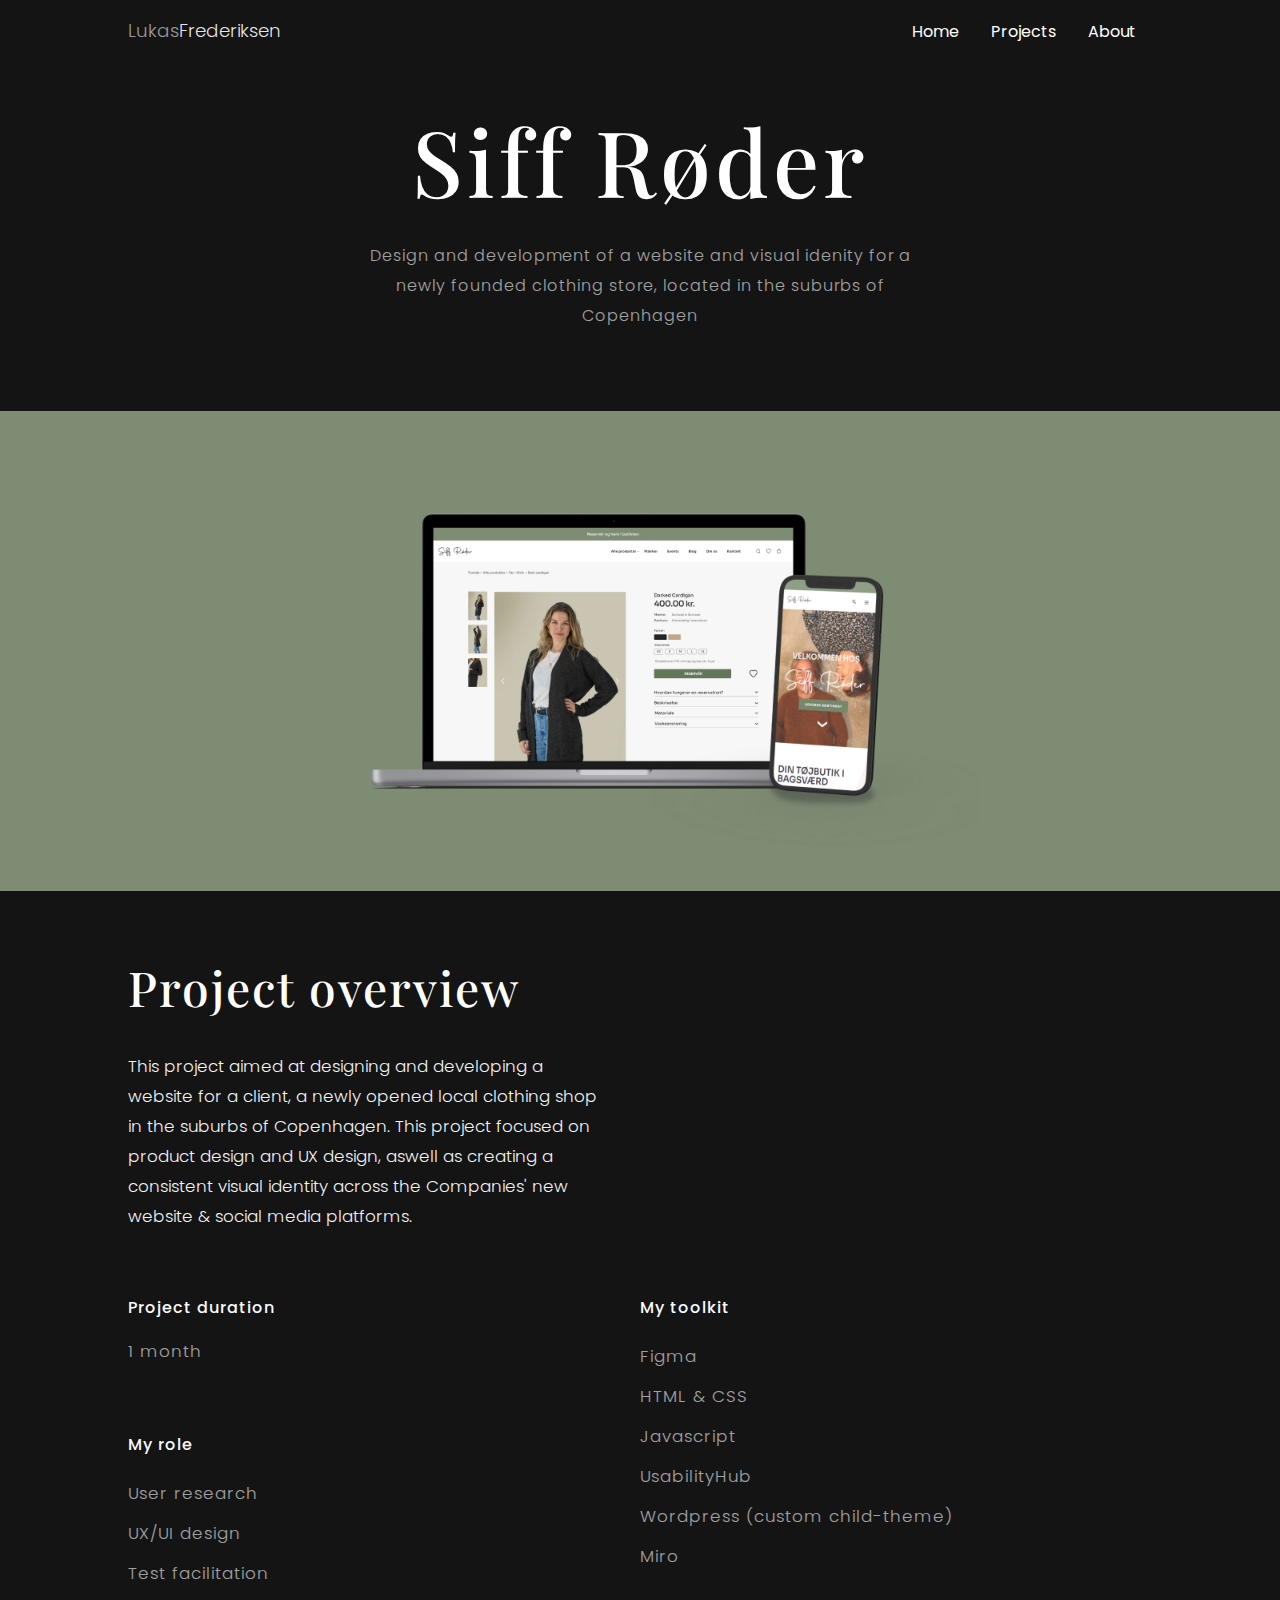
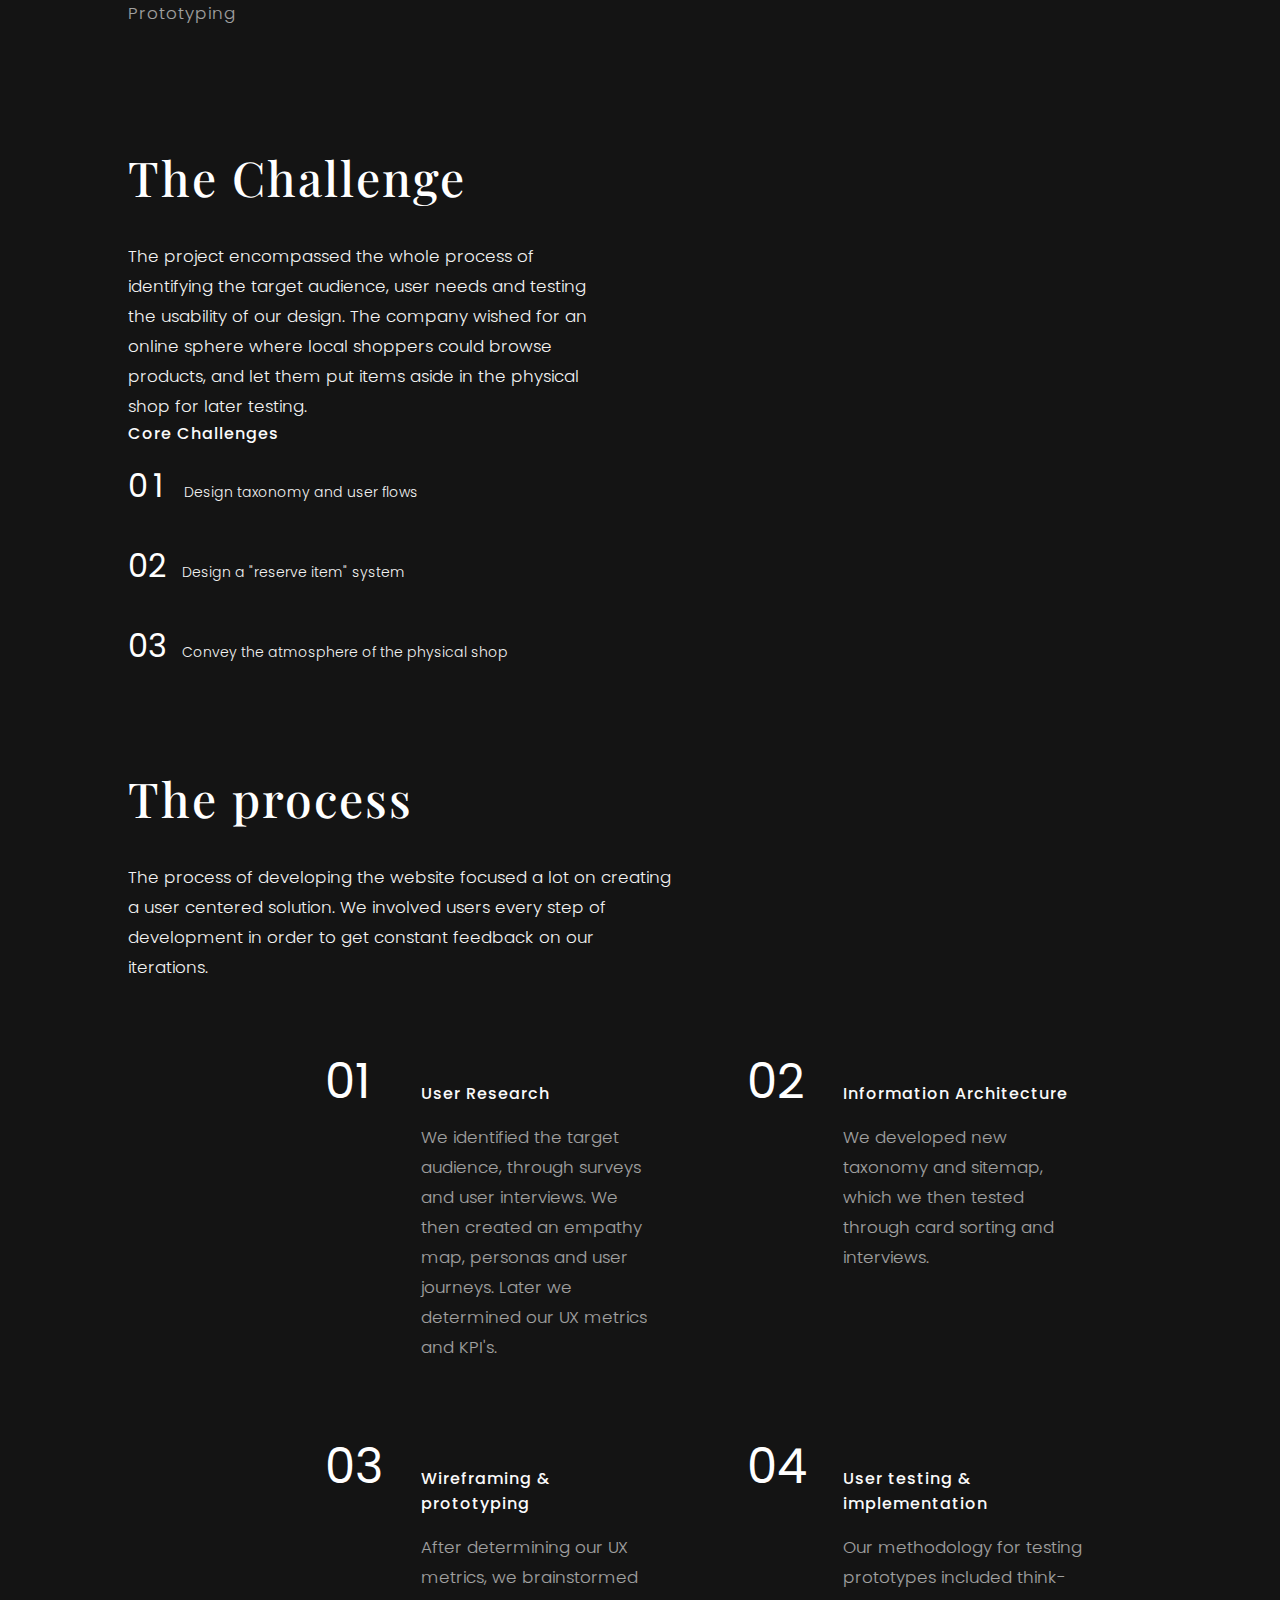
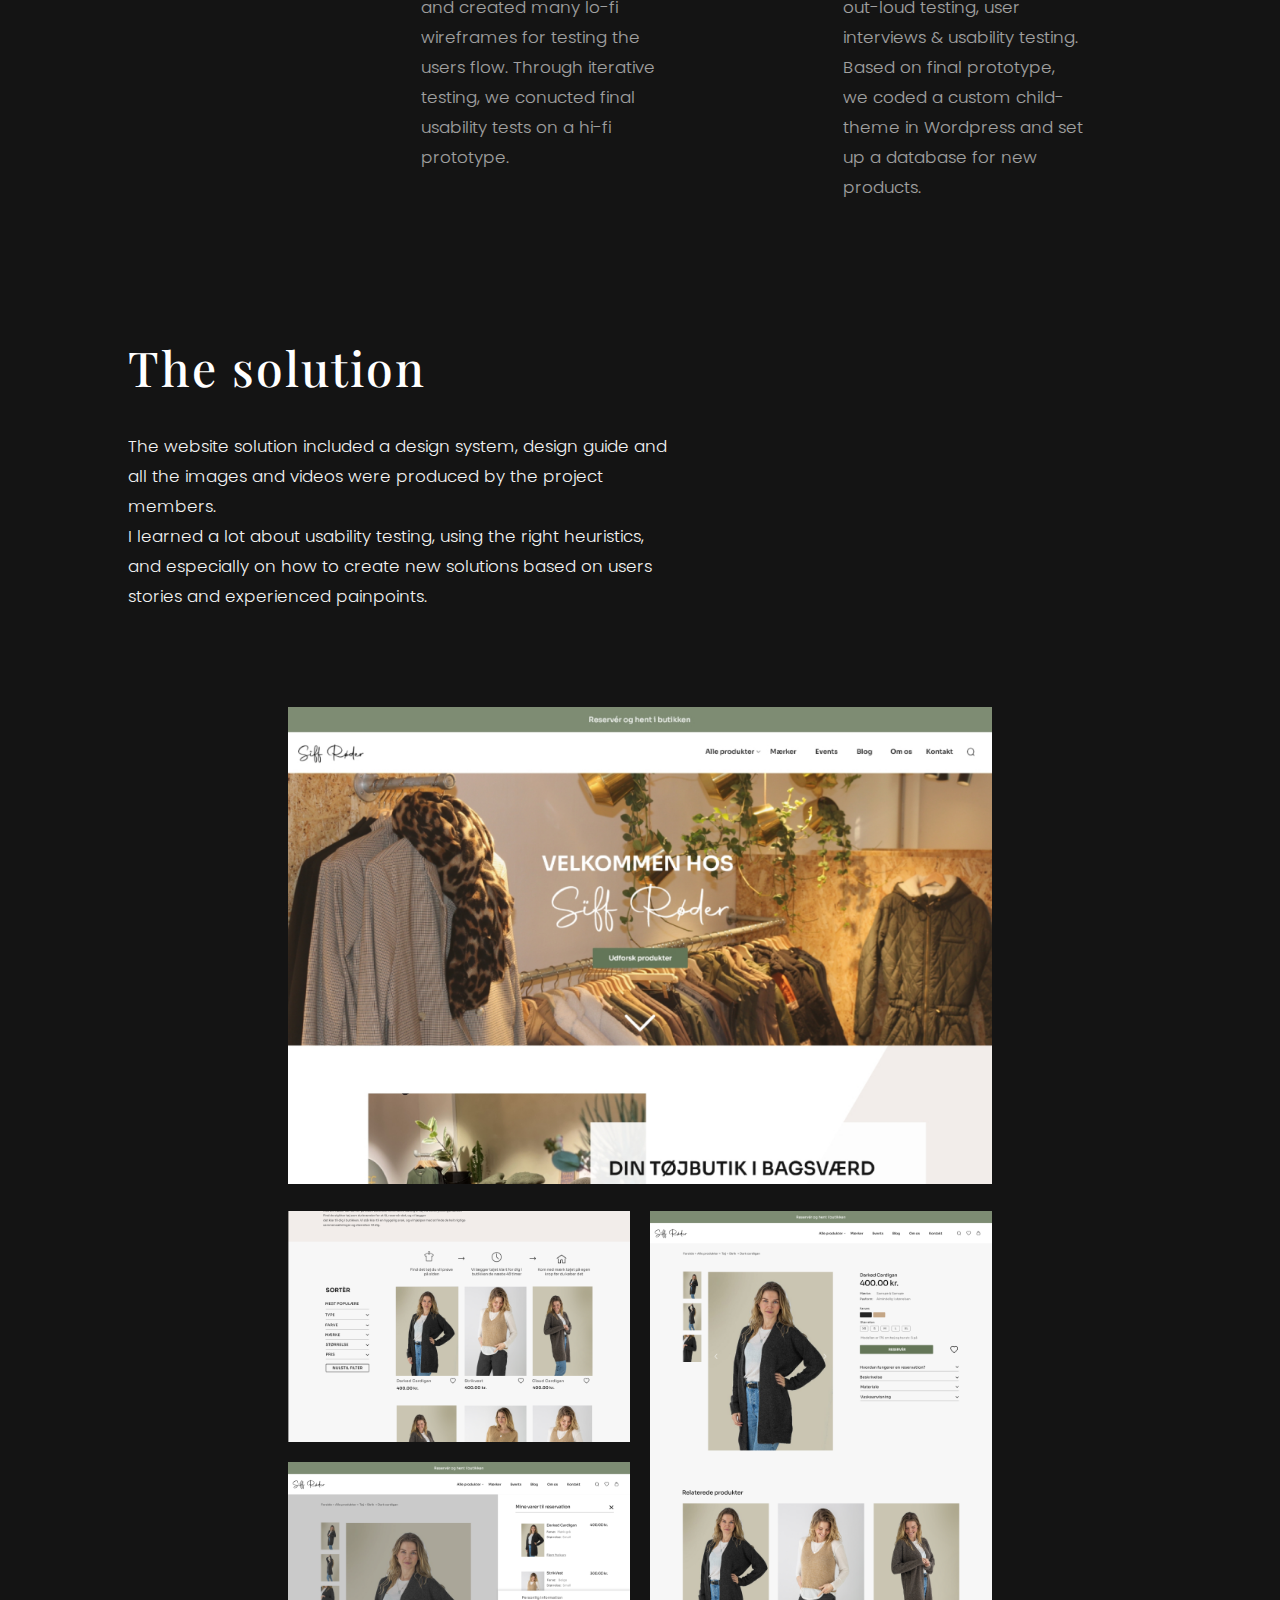
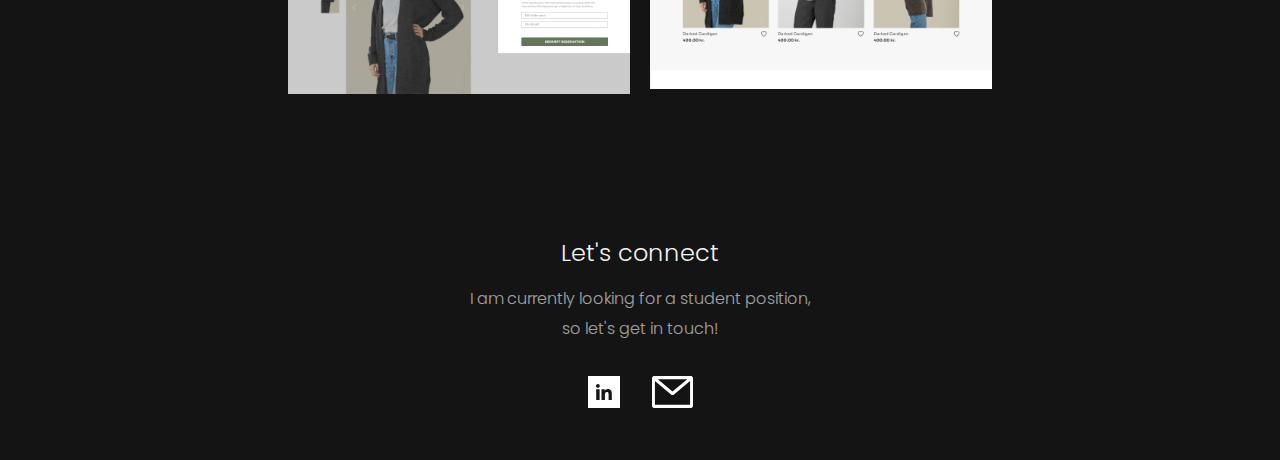
<file: siffroder.html>
<!DOCTYPE html>
<html lang="en">
  <head>
    <meta charset="UTF-8" />
    <meta http-equiv="X-UA-Compatible" content="IE=edge" />
    <meta name="viewport" content="width=device-width, initial-scale=1.0" />
    <title>Personal Portfolio</title>
    <link rel="stylesheet" href="style.css" />
    <link rel="preconnect" href="https://fonts.googleapis.com" />
    <link rel="preconnect" href="https://fonts.gstatic.com" crossorigin />
    <link
      href="https://fonts.googleapis.com/css2?family=Cinzel&family=Playfair+Display:ital,wght@0,400;0,500;0,600;0,700;0,800;0,900;1,400;1,500;1,600;1,700;1,800;1,900&family=Poppins:ital,wght@0,100;0,200;0,300;0,400;0,500;0,600;0,700;0,800;0,900;1,100;1,200;1,300;1,400;1,500;1,600;1,700;1,800;1,900&display=swap"
      rel="stylesheet"
    />
  </head>

  <body>
    <header>
      <nav>
        <div class="logoWrapper">
           <a href="home.html">
          <p class="logo" style="color: rgba(255, 255, 255, 0.603)">
            Lukas<span
              class="logoWhite"
              style="color: rgba(255, 255, 255, 0.95)"
              >Frederiksen</span
            >
          </p></a>
        </div>

        <div class="menuKnap">
          <div class="openMenu" onclick="toggle()">
            <div class="line"></div>
            <div class="line"></div>
            <div class="line"></div>
          </div>
        </div>
        <div class="menu">
          <!-- <div class="closeMenu" onclick="togglec()"></div> -->

          <svg
            class="closeMenu"
            onclick="togglec()"
            width="32"
            height="32"
            viewBox="0 0 24 24"
            fill="none"
            xmlns="http://www.w3.org/2000/svg"
          >
            <path
              d="M20 20L4 4M20 4L4 20"
              stroke="white"
              stroke-width="2"
              stroke-linecap="round"
            />
          </svg>

          <ul class="ul">
            <li class="li1 li"><a href="home.html">Home</a></li>
            <li class="li2 li"><a href="home.html#projectsSection">Projects</a></li>
            <li class="li3 li"><a href="about.html">About</a></li>
          </ul>
        </div>

        <div class="deskTopNav">
          <ul class="desktopUl">
            <li class="deskNavLink"><a href="home.html">Home</a></li>
            <li class="deskNavLink"><a href="home.html#projectsSection"">Projects</a></li>
            <li class="deskNavLink"><a href="about.html">About</a></li>
          </ul>
        </div>
      </nav>
    </header>

    <main>
      <div class="headerCenterWrapper">
        <div class="singleProjectHeader">
          <h1>Siff Røder</h1>
          <p class="singleProjectSubHeader">
            Design and development of a website and visual idenity for a newly
            founded clothing store, located in the suburbs of Copenhagen
          </p>
        </div>
      </div>

      <div class="heroSectionSingleProject siffroderHeader">
        <img src="images/siffRoder.jpg" alt="Siff Roeder hero image" />
      </div>

      <section class="projectIntroWrapper"> 
        <h2>Project overview</h2>
        <div class="gridContainer">
        <div class="projectOverviewWrapper">
         
          <p>
            This project aimed at designing and developing a website for a client,
            a newly opened local clothing shop in the suburbs of Copenhagen.
            This project focused on product design and UX design, 
            aswell as creating a consistent visual identity across the
            Companies' new website & social media platforms.
          </p>
        </div>

        <div class="projectRecap">
          <div class="durationWrapper">
            <h4>Project duration</h4>
            <p>1 month</p>
          </div>

          <div class="toolsWrapper">
            <h4>My toolkit</h4>
            <p>Figma</p>
            <p>HTML & CSS</p>
            <p>Javascript</p>
            <p>UsabilityHub</p>
            <p>Wordpress (custom child-theme)</p>
            <p>Miro</p>
          </div>

          <div class="roleWrapper">
            <h4>My role</h4>
            <p>User research</p>
            <p>UX/UI design</p>
            <p>Test facilitation</p>
            <p>Prototyping</p>
          </div>
        </div>
        </div>
        
      </section>

      <section class="challengeSection">  
        <h2>The Challenge</h2>
        <div class="challengeContainer">
        <div class="theChallengeWrapper">
        
          <p>
           The project encompassed the whole process of identifying the target audience, user needs and testing the usability of our design.
            The company wished for an online sphere where local shoppers could browse products, and let them put items aside in the physical shop for later testing.
          </p>
        </div>

  <div class="coreChallengeWrapper">
          <h4>Core Challenges</h2>

            <div class="challengeNumberFlexbox">
              <span class="challengeNumber" style="letter-spacing: 5px">01</span>
          <p>  Design taxonomy and user flows </p>
        </div>

         <div class="challengeNumberFlexbox">
<span class="challengeNumber">02</span>
          <p>  Design a "reserve item" system
          </p>
</div>
 <div class="challengeNumberFlexbox">
<span class="challengeNumber">03</span>
          <p>  Convey the atmosphere of the physical shop
          </p>
        </div>
</div>
</div>
</section>

        <section class="procesSection"> 
              <div class="procesIntro">
          <h2>The process</h2>
<p>The process of developing the website focused a lot on creating a user centered solution. We involved users every step of development in order to get constant feedback on our iterations. <br>
</p>
</div>

<section class="procesContainer">
<div class="processCenterwrap">
        <div class="processWrapper">
     
<div class="processGroupWrapper group1">
  <div class="textWrap">
    <span>01</span>
    <div class="numberFlexWrap">
      <h4>User Research</h4>
    <p>We identified the target audience, through surveys and user interviews. We then created an empathy map, personas and user journeys.
      Later we determined our UX metrics and KPI's. </p>
  </div>
  </div>
</div>

<div class="processGroupWrapper group2">
  <div class="textWrap">
    <span>02</span>
    <div class="numberFlexWrap">
      <h4>Information Architecture</h4>
    <p>We developed new taxonomy and sitemap, which we then tested through card sorting and interviews.</p>
  </div>
  </div>
</div>

<div class="processGroupWrapper group3">
  <div class="textWrap">
    <span>03</span>
    <div class="numberFlexWrap">
      <h4> Wireframing & prototyping</h4>
    <p>After determining our UX metrics, we brainstormed and created many lo-fi wireframes for testing the users flow. Through iterative testing, we conucted final usability tests on a hi-fi prototype.</p>
  </div>
  </div>
</div>


<div class="processGroupWrapper group4">
  <div class="textWrap">
    <span>04</span>
    <div class="numberFlexWrap">
      <h4>User testing & implementation</h4>
    <p>Our methodology for testing prototypes included think-out-loud testing, user interviews & usability testing.
      Based on final prototype, we coded a custom child-theme in Wordpress and set up a database for new products.
    </p>
  </div>
  </div>
</div>
</div>
</section>

<section class="solutionSection">
        <div class="intro">
          <h2>The solution</h2>
          <p> The website solution included a design system, design guide and all the images and videos were produced by the project members.  <br>
            I learned a lot about usability testing, using the right heuristics, and especially on how to create new solutions based on users stories and experienced painpoints.
          </p>
        </div>


<div class="gridWrap">
        <div class="solutionImageWrapper">
        <img class="img1" src="images/forsiden.png" alt="">
        <img class="img2" src="images/TøjudvalgSiff 1.png" alt="">
        <img class="img3" src="images/Menu 1.png" alt="">
        <img class="img4" src="images/Single 1.png" alt="">
        </div>
      </div>
      </section>



      
    </main>

    <footer>
      <div class="footerWrapper">
        <p class="footerHeader">Let's connect</p>
        <p class="footerParagraph">
          I am currently looking for a student position, <br />
          so let's get in touch!
        </p>
        <div class="footerIcons">
          <a href="https://www.linkedin.com/in/lukas-maximilian-frederiksen-137b38205/">
            <svg
              width="32"
              height="32"
              viewBox="0 0 32 32"
              fill="none"
              xmlns="http://www.w3.org/2000/svg"
            >
              <path
                fill-rule="evenodd"
                clip-rule="evenodd"
                d="M0 0H32V32H0V0ZM8.2 13.3V24H11.6V13.3H8.2ZM8 9.9C8 11 8.8 11.8 9.9 11.8C11 11.8 11.8 11 11.8 9.9C11.8 8.8 11 8 9.9 8C8.9 8 8 8.8 8 9.9ZM20.6 24H23.8V17.4C23.8 14.1 21.8 13 19.9 13C18.2 13 17 14.1 16.7 14.8V13.3H13.5V24H16.9V18.3C16.9 16.8 17.9 16 18.9 16C19.9 16 20.6 16.5 20.6 18.2V24Z"
                fill="white"
              />
            </svg>
          </a>
          <a href="mailto:lmf1506@hotmail.com">
            <svg
              width="41"
              height="32"
              viewBox="0 0 41 32"
              fill="none"
              xmlns="http://www.w3.org/2000/svg"
            >
              <path
                fill-rule="evenodd"
                clip-rule="evenodd"
                d="M0 1.6L1.46429 0H39.5357L41 1.6V30.4L39.5357 32H1.46429L0 30.4V1.6ZM2.92857 4.912V28.8H38.0714V4.9152L21.4079 18.88H19.6214L2.92857 4.912ZM35.2307 3.2H5.76929L20.5 15.5808L35.2307 3.2Z"
                fill="white"
              />
            </svg>
          </a>
        </div>
      </div>
    </footer>

    <script src="https://cdnjs.cloudflare.com/ajax/libs/gsap/3.10.4/gsap.min.js"></script>
    <script src="script.js"></script>
  </body>
</html>
</file>
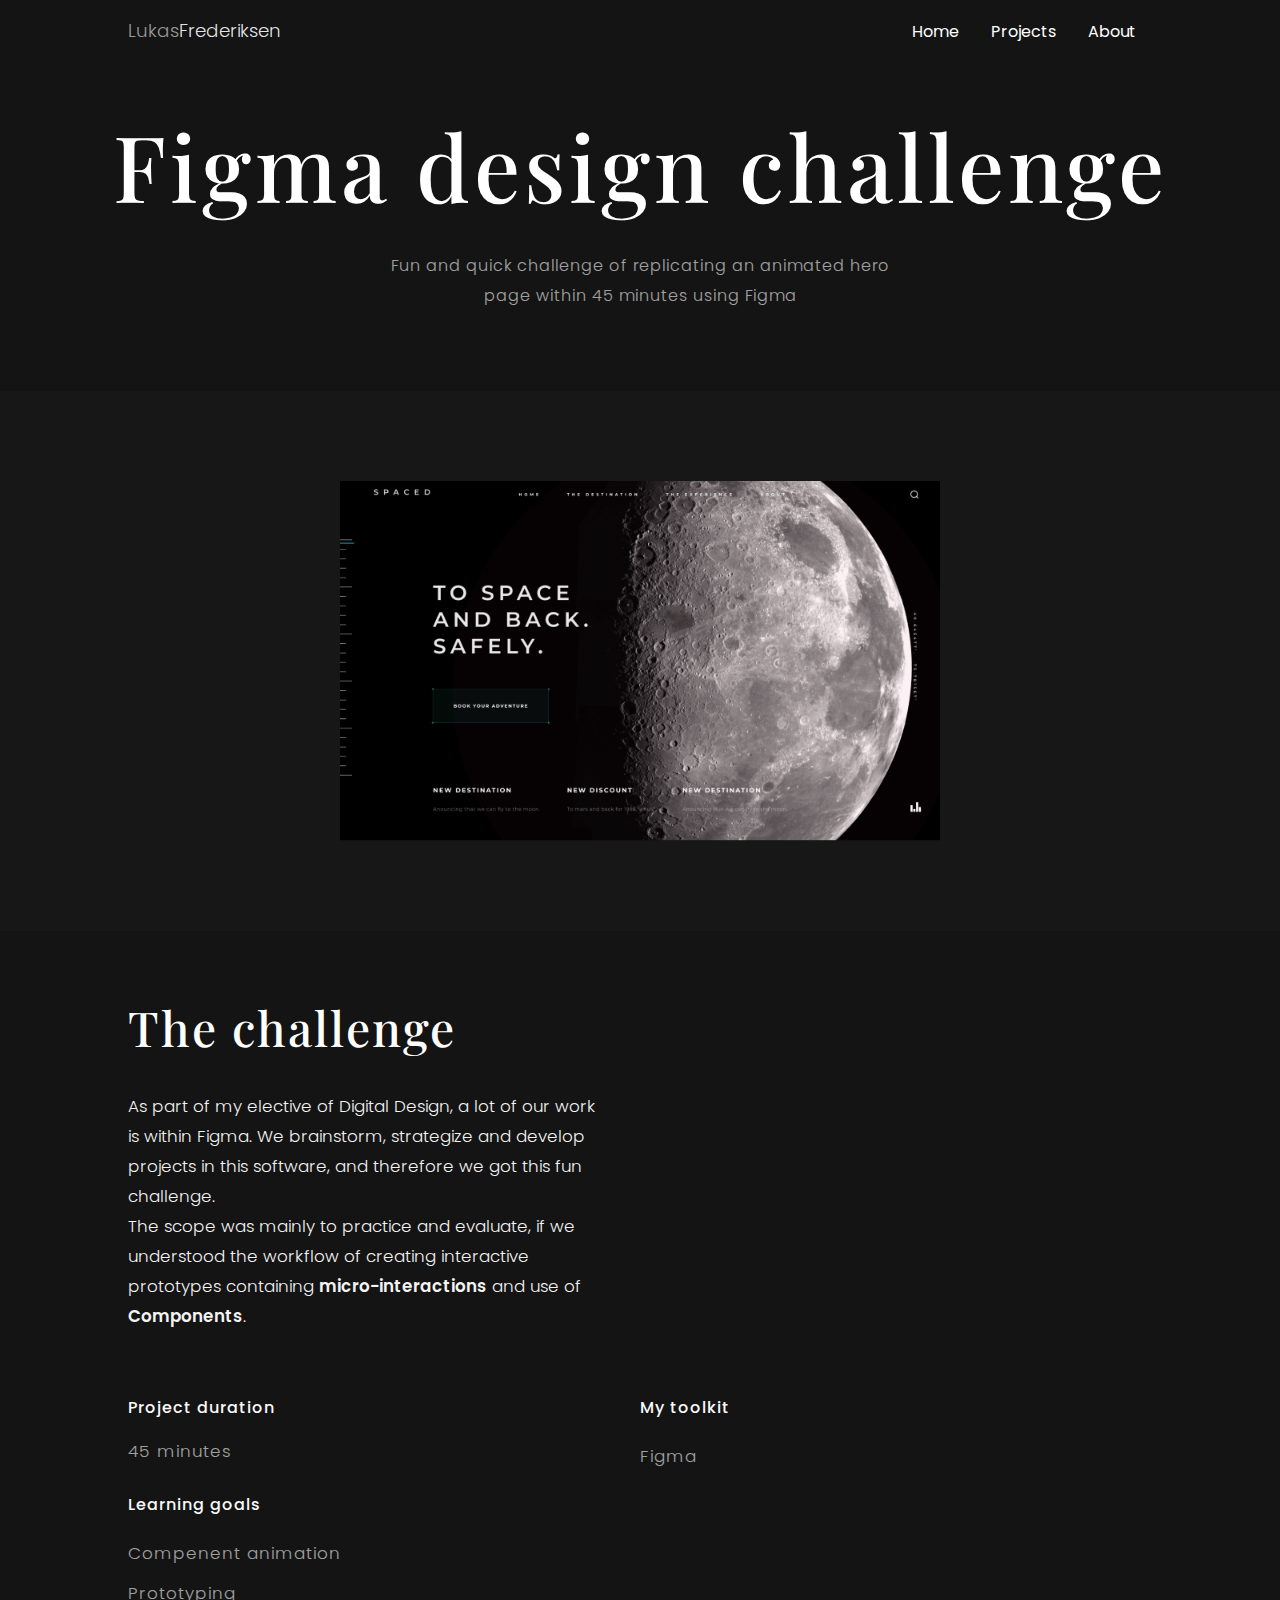
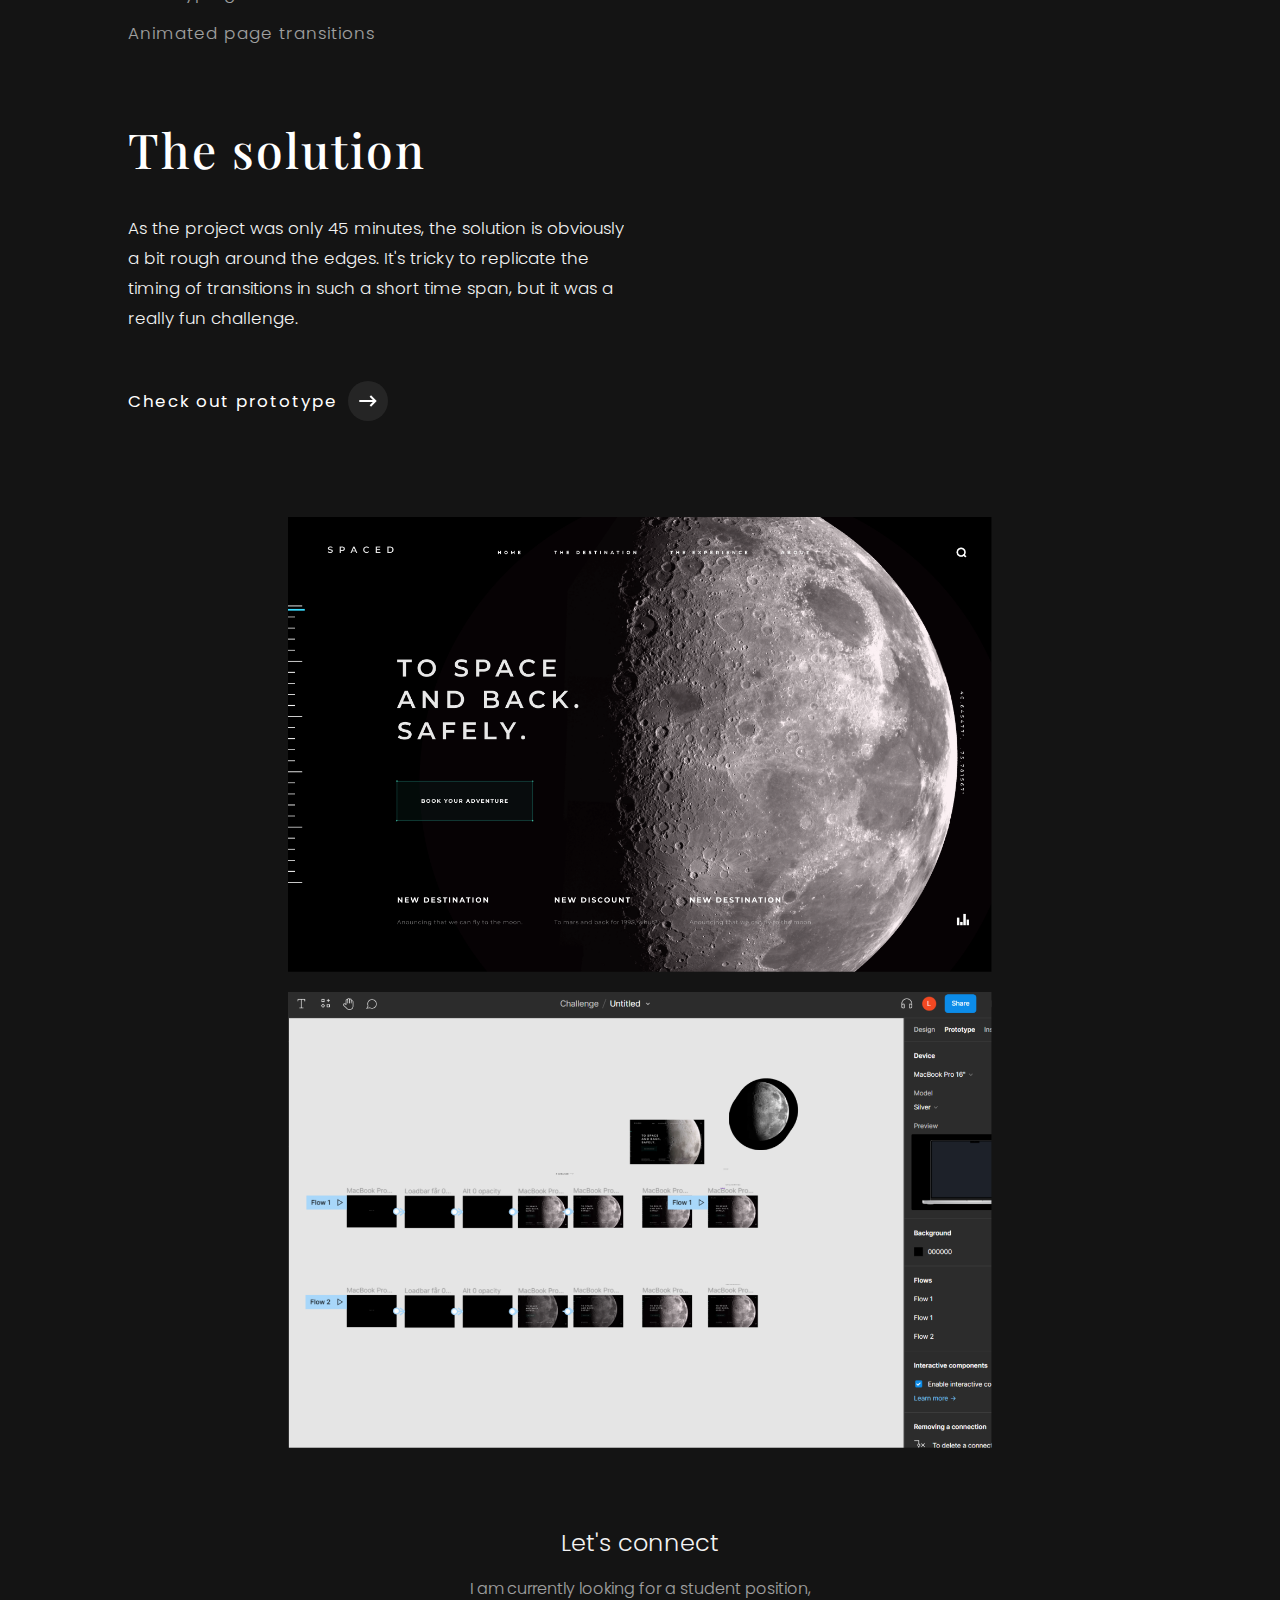
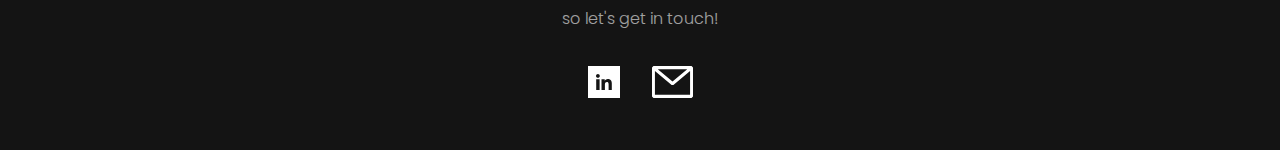
<file: speeddesign.html>
<!DOCTYPE html>
<html lang="en">
  <head>
    <meta charset="UTF-8" />
    <meta http-equiv="X-UA-Compatible" content="IE=edge" />
    <meta name="viewport" content="width=device-width, initial-scale=1.0" />
    <title>Figma design challenge
    </title>
    <link rel="stylesheet" href="style.css" />
    <link rel="preconnect" href="https://fonts.googleapis.com" />
    <link rel="preconnect" href="https://fonts.gstatic.com" crossorigin />
    <link
      href="https://fonts.googleapis.com/css2?family=Cinzel&family=Playfair+Display:ital,wght@0,400;0,500;0,600;0,700;0,800;0,900;1,400;1,500;1,600;1,700;1,800;1,900&family=Poppins:ital,wght@0,100;0,200;0,300;0,400;0,500;0,600;0,700;0,800;0,900;1,100;1,200;1,300;1,400;1,500;1,600;1,700;1,800;1,900&display=swap"
      rel="stylesheet"
    />
  </head>

  <body>
    <header>
      <nav>
        <div class="logoWrapper">
           <a href="home.html">
          <p class="logo" style="color: rgba(255, 255, 255, 0.603)">
            Lukas<span
              class="logoWhite"
              style="color: rgba(255, 255, 255, 0.95)"
              >Frederiksen</span
            >
          </p></a>
        </div>

        <div class="menuKnap">
          <div class="openMenu" onclick="toggle()">
            <div class="line"></div>
            <div class="line"></div>
            <div class="line"></div>
          </div>
        </div>
        <div class="menu">
          <!-- <div class="closeMenu" onclick="togglec()"></div> -->

          <svg
            class="closeMenu"
            onclick="togglec()"
            width="32"
            height="32"
            viewBox="0 0 24 24"
            fill="none"
            xmlns="http://www.w3.org/2000/svg"
          >
            <path
              d="M20 20L4 4M20 4L4 20"
              stroke="white"
              stroke-width="2"
              stroke-linecap="round"
            />
          </svg>

          <ul class="ul">
            <li class="li1 li"><a href="home.html">Home</a></li>
            <li class="li2 li"><a href="home.html#projectsSection">Projects</a></li>
            <li class="li3 li"><a href="about.html">About</a></li>
          </ul>
        </div>

        <div class="deskTopNav">
          <ul class="desktopUl">
            <li class="deskNavLink"><a href="home.html">Home</a></li>
            <li class="deskNavLink"><a href="home.html#projectsSection"">Projects</a></li>
            <li class="deskNavLink"><a href="about.html">About</a></li>
          </ul>
        </div>
      </nav>
    </header>

    <main>
      <div class="headerCenterWrapper">
        <div class="singleProjectHeader moonchallenge">
          <div>
          <h1>Figma design challenge</h1></div>
          <div class="HeaderSubtext"><p class="singleProjectSubHeader">
           Fun and quick challenge of replicating an animated hero page within 45 minutes using Figma
          </p></div>
        </div>
      </div>

      <div class="heroSectionSingleProject moonHeader">
        <img src="images/moon.png" alt="Moon design challenge" />
      </div>

      <section class="projectIntroWrapper"> 
        <h2>The challenge </h2>
        <div class="gridContainer">
        <div class="projectOverviewWrapper">
         
          <p>
           As part of my elective of Digital Design, a lot of our work is within Figma. We brainstorm, strategize and develop projects in this software, and therefore we got this fun challenge.
            <br>
            The scope was mainly to practice and evaluate, if we understood the workflow of creating interactive prototypes containing <span> micro-interactions</span> and use of <span>Components</span>.

          </p>
        </div>

        <div class="projectRecap">
          <div class="durationWrapper">
            <h4>Project duration</h4>
            <p>45 minutes</p>
          </div>

          <div class="toolsWrapper">
            <h4>My toolkit</h4>
            <p>Figma</p>
          </div>

          <div class="roleWrapper">
            <h4>Learning goals</h4>
            <p>Compenent animation</p>
            <p>Prototyping</p>
            <p>Animated page transitions</p>
          </div>
        </div>
        </div>
        
      </section>



<section class="solutionSection moonSolution">
        <div class="intro introsolutionMoon">
          <h2>The solution</h2>
          <p> As the project was only 45 minutes, the solution is obviously a bit rough around the edges. It's tricky to replicate the timing of transitions in such a short time span, but it was a really fun challenge.
          </p>
              <a href="https://www.figma.com/proto/35TvX6E0vvf2mYopEJbHay/Untitled?page-id=85%3A159&node-id=85%3A642&viewport=521%2C426%2C0.07&scaling=scale-down&starting-point-node-id=85%3A160" target="_blank" class="prototypeButton"">
                <button class="frontButton">
                  <span class="buttonSpan">Check out prototype</span>
                  <div class="circle">
                    <svg
                      width="24"
                      height="24"
                      viewBox="0 0 24 24"
                      fill="none"
                      xmlns="http://www.w3.org/2000/svg"
                    >
                      <path
                        d="M15.0378 6.34317L13.6269 7.76069L16.8972 11.0157L3.29211 11.0293L3.29413 13.0293L16.8619 13.0157L13.6467 16.2459L15.0643 17.6568L20.7079 11.9868L15.0378 6.34317Z"
                        fill="currentColor"
                      />
                    </svg>
                  </div>
                </button>
                </a>
        </div>


<div class="gridWrap">
        <div class="solutionImageWrapper">
        <img class="img1" src="images/måne.png" alt="">
        <img class="img2 imgmoonproces" src="images/moonproces.png" alt="">
       
        </div>
      </div>
      </section>



      
    </main>

    <footer>
      <div class="footerWrapper">
        <p class="footerHeader">Let's connect</p>
        <p class="footerParagraph">
          I am currently looking for a student position, <br />
          so let's get in touch!
        </p>
        <div class="footerIcons">
          <a href="https://www.linkedin.com/in/lukas-maximilian-frederiksen-137b38205/">
            <svg
              width="32"
              height="32"
              viewBox="0 0 32 32"
              fill="none"
              xmlns="http://www.w3.org/2000/svg"
            >
              <path
                fill-rule="evenodd"
                clip-rule="evenodd"
                d="M0 0H32V32H0V0ZM8.2 13.3V24H11.6V13.3H8.2ZM8 9.9C8 11 8.8 11.8 9.9 11.8C11 11.8 11.8 11 11.8 9.9C11.8 8.8 11 8 9.9 8C8.9 8 8 8.8 8 9.9ZM20.6 24H23.8V17.4C23.8 14.1 21.8 13 19.9 13C18.2 13 17 14.1 16.7 14.8V13.3H13.5V24H16.9V18.3C16.9 16.8 17.9 16 18.9 16C19.9 16 20.6 16.5 20.6 18.2V24Z"
                fill="white"
              />
            </svg>
          </a>
          <a href="mailto:lmf1506@hotmail.com">
            <svg
              width="41"
              height="32"
              viewBox="0 0 41 32"
              fill="none"
              xmlns="http://www.w3.org/2000/svg"
            >
              <path
                fill-rule="evenodd"
                clip-rule="evenodd"
                d="M0 1.6L1.46429 0H39.5357L41 1.6V30.4L39.5357 32H1.46429L0 30.4V1.6ZM2.92857 4.912V28.8H38.0714V4.9152L21.4079 18.88H19.6214L2.92857 4.912ZM35.2307 3.2H5.76929L20.5 15.5808L35.2307 3.2Z"
                fill="white"
              />
            </svg>
          </a>
        </div>
      </div>
    </footer>

    <script src="https://cdnjs.cloudflare.com/ajax/libs/gsap/3.10.4/gsap.min.js"></script>
    <script src="script.js"></script>
  </body>
</html>
</file>
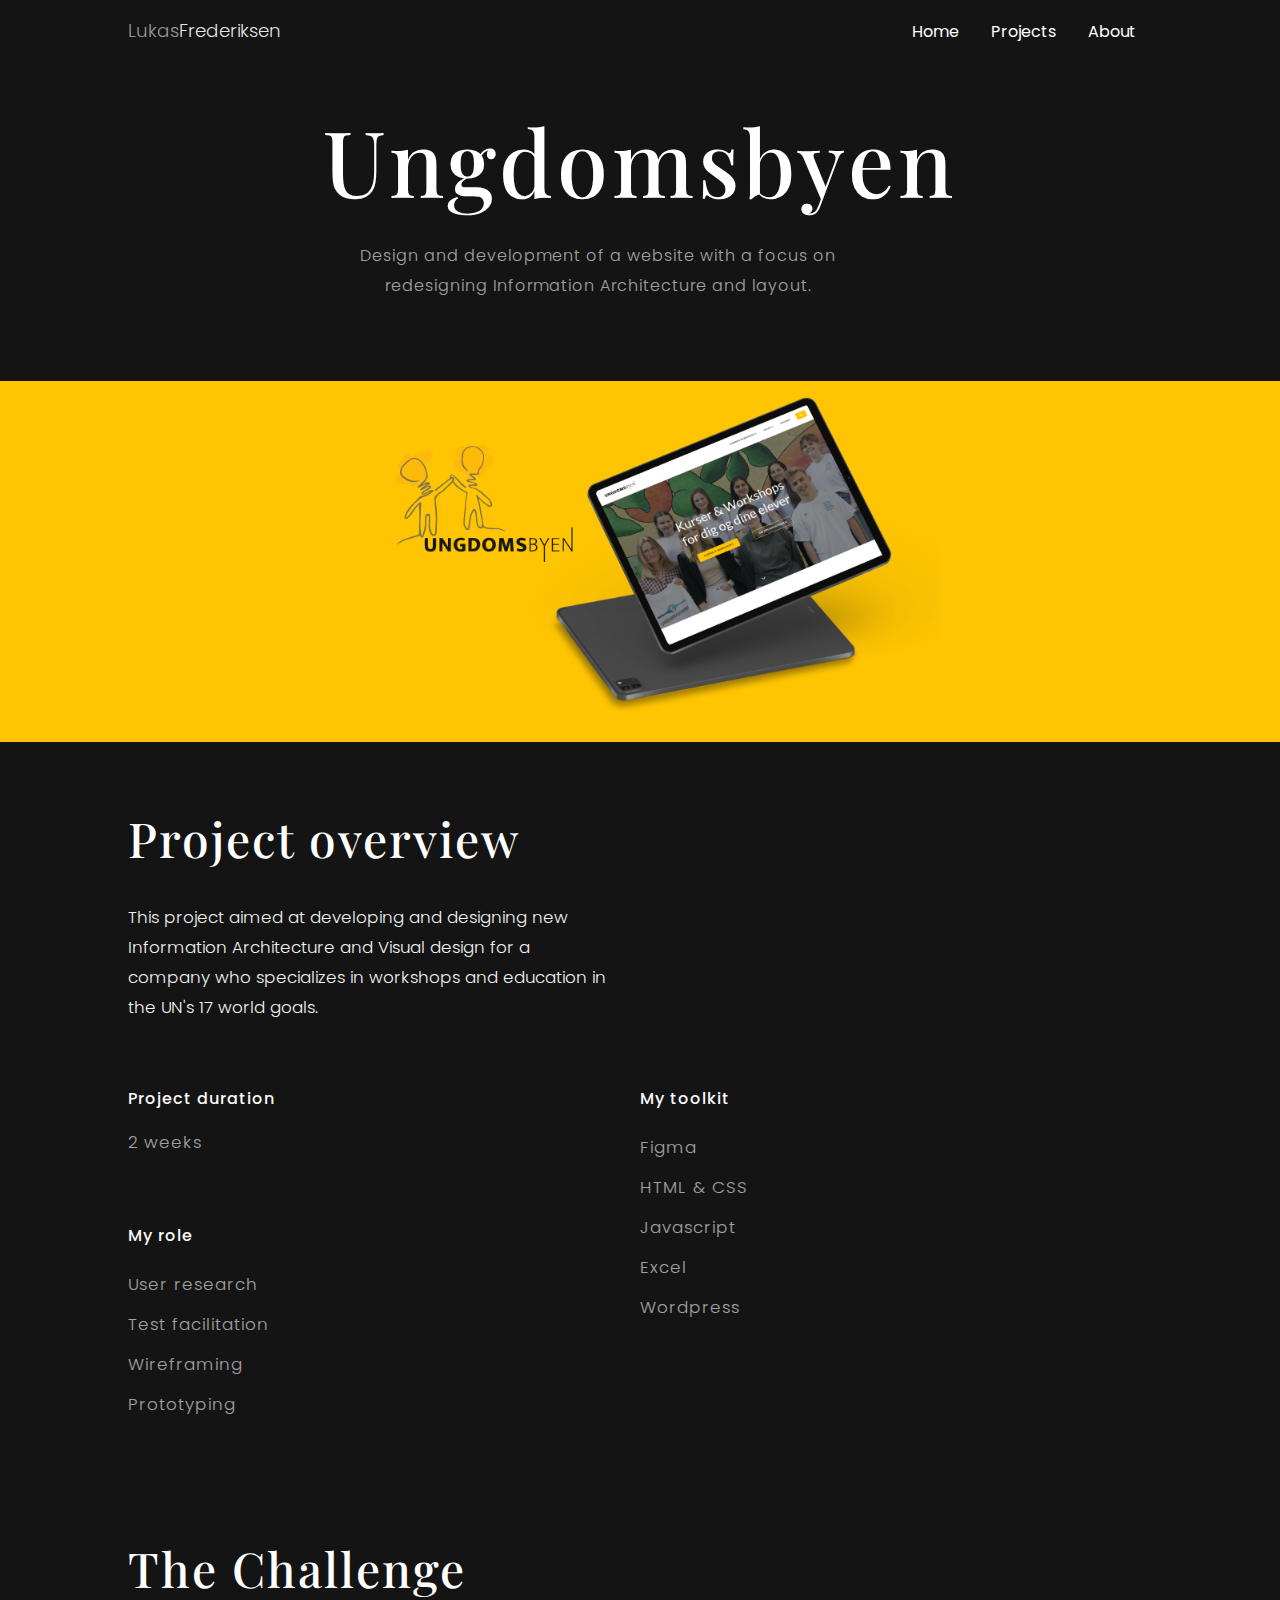
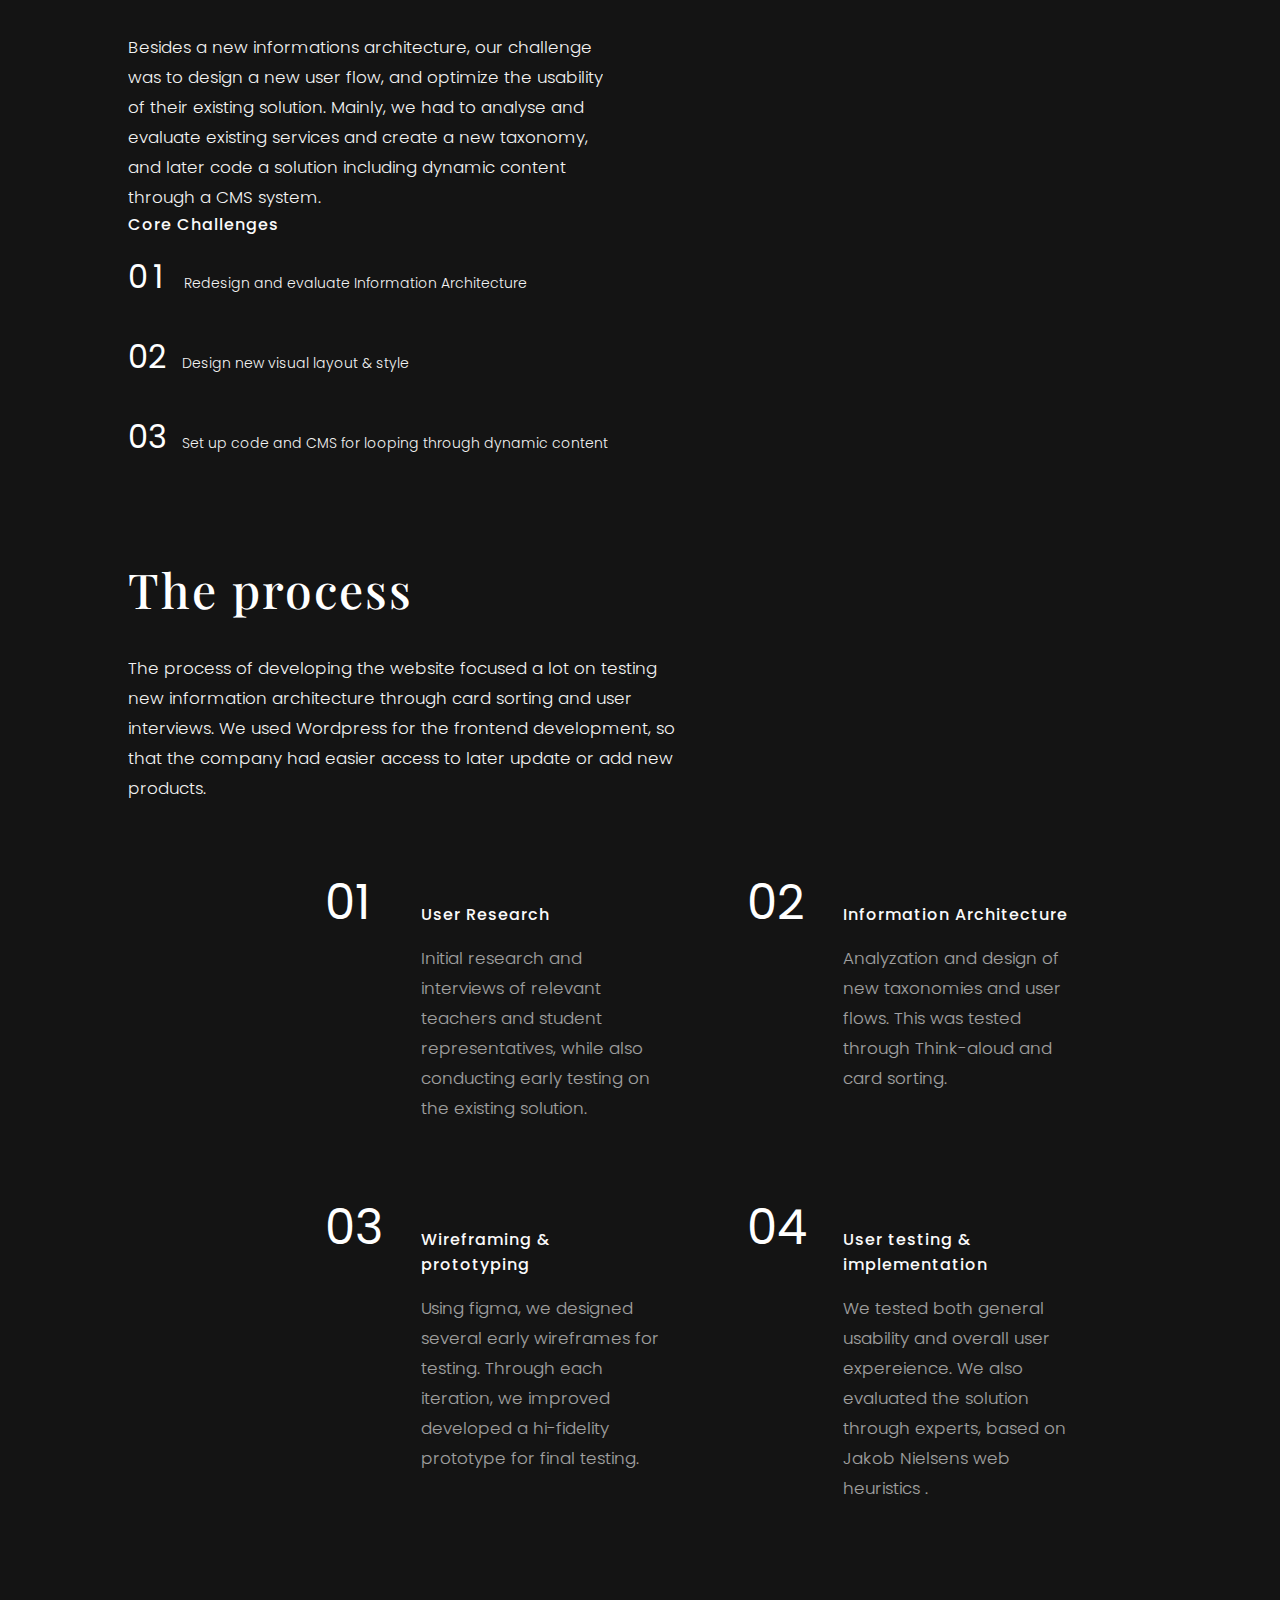
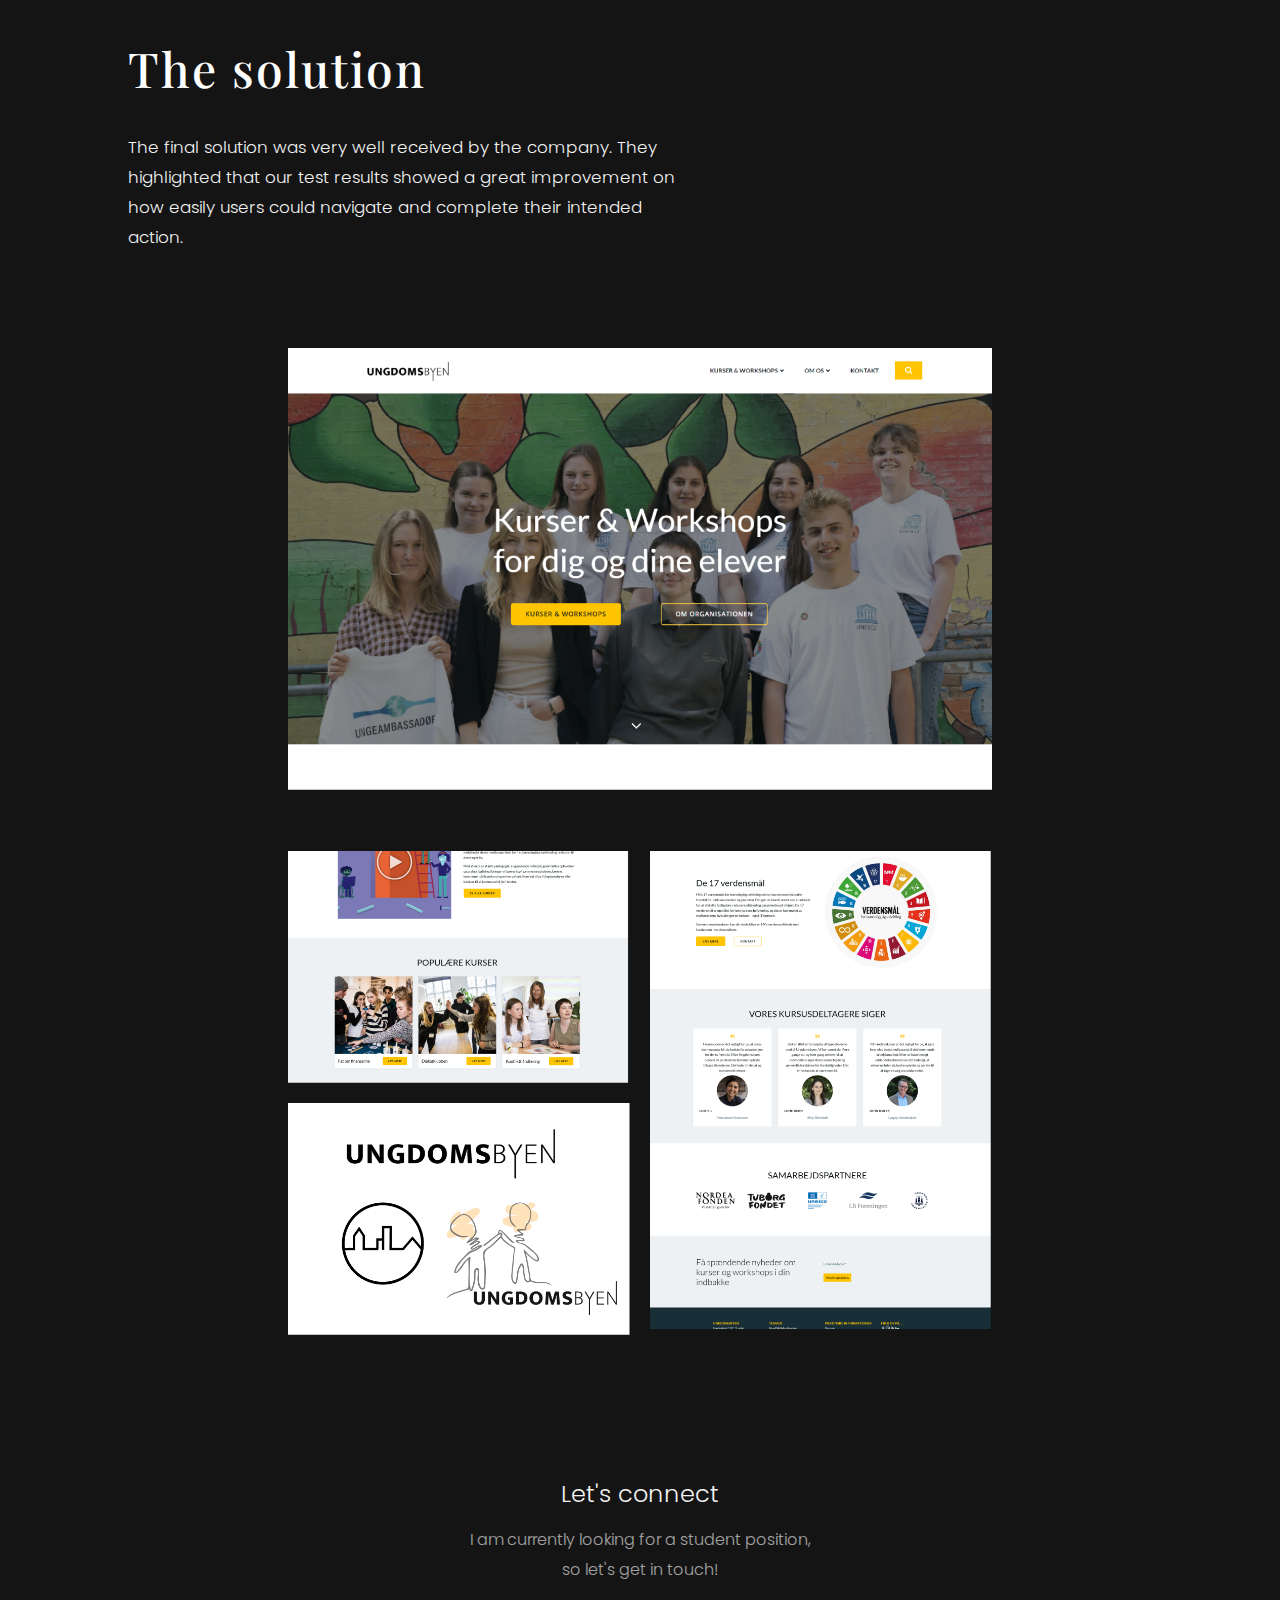
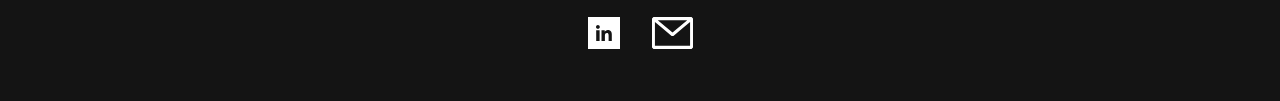
<file: ungdomsbyen.html>
<!DOCTYPE html>
<html lang="en">
  <head>
    <meta charset="UTF-8" />
    <meta http-equiv="X-UA-Compatible" content="IE=edge" />
    <meta name="viewport" content="width=device-width, initial-scale=1.0" />
    <title>Ungdomsbyen project
    </title>
    <link rel="stylesheet" href="style.css" />
    <link rel="preconnect" href="https://fonts.googleapis.com" />
    <link rel="preconnect" href="https://fonts.gstatic.com" crossorigin />
    <link
      href="https://fonts.googleapis.com/css2?family=Cinzel&family=Playfair+Display:ital,wght@0,400;0,500;0,600;0,700;0,800;0,900;1,400;1,500;1,600;1,700;1,800;1,900&family=Poppins:ital,wght@0,100;0,200;0,300;0,400;0,500;0,600;0,700;0,800;0,900;1,100;1,200;1,300;1,400;1,500;1,600;1,700;1,800;1,900&display=swap"
      rel="stylesheet"
    />
  </head>

  <body>
    <header>
      <nav>
        <div class="logoWrapper">
           <a href="home.html">
          <p class="logo" style="color: rgba(255, 255, 255, 0.603)">
            Lukas<span
              class="logoWhite"
              style="color: rgba(255, 255, 255, 0.95)"
              >Frederiksen</span
            >
          </p></a>
        </div>

        <div class="menuKnap">
          <div class="openMenu" onclick="toggle()">
            <div class="line"></div>
            <div class="line"></div>
            <div class="line"></div>
          </div>
        </div>
        <div class="menu">
          <!-- <div class="closeMenu" onclick="togglec()"></div> -->

          <svg
            class="closeMenu"
            onclick="togglec()"
            width="32"
            height="32"
            viewBox="0 0 24 24"
            fill="none"
            xmlns="http://www.w3.org/2000/svg"
          >
            <path
              d="M20 20L4 4M20 4L4 20"
              stroke="white"
              stroke-width="2"
              stroke-linecap="round"
            />
          </svg>

          <ul class="ul">
            <li class="li1 li"><a href="home.html">Home</a></li>
            <li class="li2 li"><a href="home.html#projectsSection">Projects</a></li>
            <li class="li3 li"><a href="about.html">About</a></li>
          </ul>
        </div>

        <div class="deskTopNav">
          <ul class="desktopUl">
            <li class="deskNavLink"><a href="home.html">Home</a></li>
            <li class="deskNavLink"><a href="home.html#projectsSection"">Projects</a></li>
            <li class="deskNavLink"><a href="about.html">About</a></li>
          </ul>
        </div>
      </nav>
    </header>

    <main>
      <div class="headerCenterWrapper">
        <div class="singleProjectHeader">
          <h1>Ungdomsbyen</h1>
          <p class="singleProjectSubHeader">
            Design and development of a website with a focus on redesigning Information Architecture and layout.
          </p>
        </div>
      </div>

      <div class="heroSectionSingleProject ungdomsbyenHeader">
        <img src="images/ungdomsbyen.png" alt="Siff Roeder hero image" />
      </div>

      <section class="projectIntroWrapper"> 
        <h2>Project overview</h2>
        <div class="gridContainer">
        <div class="projectOverviewWrapper">
         
          <p>
            This project aimed at developing and designing new Information Architecture and Visual design for a company who specializes in workshops and education in the UN's 17 world goals.
          </p>
        </div>

        <div class="projectRecap">
          <div class="durationWrapper">
            <h4>Project duration</h4>
            <p>2 weeks</p>
          </div>

          <div class="toolsWrapper">
            <h4>My toolkit</h4>
            <p>Figma</p>
            <p>HTML & CSS</p>
            <p>Javascript</p>
            <p>Excel</p>
            <p>Wordpress</p>
          </div>

          <div class="roleWrapper">
            <h4>My role</h4>
            <p>User research</p>
            <p>Test facilitation</p>
            <p>Wireframing</p>
            <p>Prototyping</p>
          </div>
        </div>
        </div>
        
      </section>

      <section class="challengeSection">  
        <h2>The Challenge</h2>
        <div class="challengeContainer">
        <div class="theChallengeWrapper">
        
          <p>
            Besides a new informations architecture, our challenge was to design a new user flow, and optimize the usability of their existing solution.
            Mainly, we had to analyse and evaluate existing services and create a new taxonomy, and later code a solution including dynamic content through a CMS system. 
          </p>
        </div>

  <div class="coreChallengeWrapper">
          <h4>Core Challenges</h2>

            <div class="challengeNumberFlexbox">
              <span class="challengeNumber" style="letter-spacing: 5px">01</span>
          <p> Redesign and evaluate Information Architecture</p>
        </div>

         <div class="challengeNumberFlexbox">
<span class="challengeNumber">02</span>
          <p>  Design new visual layout & style
          </p>
</div>
 <div class="challengeNumberFlexbox">
<span class="challengeNumber">03</span>
          <p> Set up code and CMS for looping through dynamic content
          </p>
        </div>
</div>
</div>
</section>

        <section class="procesSection"> 
              <div class="procesIntro">
          <h2>The process</h2>
<p>The process of developing the website focused a lot on testing new information architecture through card sorting and user interviews. We used Wordpress for the frontend development, so that the company had easier access to later update or add new products.<br>
</p>
</div>

<section class="procesContainer">
<div class="processCenterwrap">
        <div class="processWrapper">
     
<div class="processGroupWrapper group1">
  <div class="textWrap">
    <span>01</span>
    <div class="numberFlexWrap">
      <h4>User Research</h4>
    <p>Initial research and interviews of relevant teachers and student representatives, while also conducting early testing on the existing solution.</p>
  </div>
  </div>
</div>

<div class="processGroupWrapper group2">
  <div class="textWrap">
    <span>02</span>
    <div class="numberFlexWrap">
      <h4>Information Architecture</h4>
    <p>Analyzation and design of new taxonomies and user flows. This was tested through Think-aloud and card sorting.</p>
  </div>
  </div>
</div>

<div class="processGroupWrapper group3">
  <div class="textWrap">
    <span>03</span>
    <div class="numberFlexWrap">
      <h4> Wireframing & prototyping</h4>
    <p>Using figma, we designed several early wireframes for testing. Through each iteration, we improved developed a hi-fidelity prototype for final testing.</p>
  </div>
  </div>
</div>


<div class="processGroupWrapper group4">
  <div class="textWrap">
    <span>04</span>
    <div class="numberFlexWrap">
      <h4>User testing & implementation</h4>
    <p>We tested both general usability and overall user expereience. We also evaluated the solution through experts, based on Jakob Nielsens web heuristics .</p>
  </div>
  </div>
</div>
</div>
</section>

<section class="solutionSection">
        <div class="intro">
          <h2>The solution</h2>
          <p> The final solution was very well received by the company. They highlighted that our test results showed a great improvement on how easily users could navigate and complete their intended action.
          </p>
        </div>


<div class="gridWrap">
        <div class="solutionImageWrapper">
        <img class="img1" src="images/ungdomsbyenFrontpage.png" alt="">
        <img class="img2" src="images/kurserUngdomsbyen.png" alt="">
        <img class="img3" src="images/logodesign.png" alt="">
        <img class="img4" src="images/ungdomsbyenTallimg.png" alt="">
        </div>
      </div>
      </section>



      
    </main>

    <footer>
      <div class="footerWrapper">
        <p class="footerHeader">Let's connect</p>
        <p class="footerParagraph">
          I am currently looking for a student position, <br />
          so let's get in touch!
        </p>
        <div class="footerIcons">
          <a href=" https://www.linkedin.com/in/lukas-maximilian-frederiksen-137b38205/">
            <svg
              width="32"
              height="32"
              viewBox="0 0 32 32"
              fill="none"
              xmlns="http://www.w3.org/2000/svg"
            >
              <path
                fill-rule="evenodd"
                clip-rule="evenodd"
                d="M0 0H32V32H0V0ZM8.2 13.3V24H11.6V13.3H8.2ZM8 9.9C8 11 8.8 11.8 9.9 11.8C11 11.8 11.8 11 11.8 9.9C11.8 8.8 11 8 9.9 8C8.9 8 8 8.8 8 9.9ZM20.6 24H23.8V17.4C23.8 14.1 21.8 13 19.9 13C18.2 13 17 14.1 16.7 14.8V13.3H13.5V24H16.9V18.3C16.9 16.8 17.9 16 18.9 16C19.9 16 20.6 16.5 20.6 18.2V24Z"
                fill="white"
              />
            </svg>
          </a>
          <a href="mailto:lmf1506@hotmail.com">
            <svg
              width="41"
              height="32"
              viewBox="0 0 41 32"
              fill="none"
              xmlns="http://www.w3.org/2000/svg"
            >
              <path
                fill-rule="evenodd"
                clip-rule="evenodd"
                d="M0 1.6L1.46429 0H39.5357L41 1.6V30.4L39.5357 32H1.46429L0 30.4V1.6ZM2.92857 4.912V28.8H38.0714V4.9152L21.4079 18.88H19.6214L2.92857 4.912ZM35.2307 3.2H5.76929L20.5 15.5808L35.2307 3.2Z"
                fill="white"
              />
            </svg>
          </a>
        </div>
      </div>
    </footer>

    <script src="https://cdnjs.cloudflare.com/ajax/libs/gsap/3.10.4/gsap.min.js"></script>
    <script src="script.js"></script>
  </body>
</html>
</file>
<file: style.css>
* {
  box-sizing: border-box;
  margin: 0;
  padding: 0;
}

:root {
  /* Colorschemes */
  --bg-color: #141414;
  --high-emph-text: 98%;
  --subheader-text: 95%;
  --medium-emph-text: 60%;
  --text-color: white;

  /* Font variables */

  --large-header: "Playfair Display", serif;

  --small-header: "Poppins", sans-serif;
  --paragraph-text: "Poppins", sans-serif;

  --large-header-size: clamp(3rem, 1.6942rem + 5.0465vw, 5.75rem);
  --heading-smaller: clamp(1.125rem, 0.8845rem + 1.096vw, 2rem);
  --section-header-size: clamp(2.3rem, 1.4502rem + 2.1248vw, 3rem);
  --subsection-header-size: clamp(1.5rem, 1.0876rem + 1.1936vw, 2rem);
  --h1-subtext: clamp(1rem, 0.7251rem + 1.0624vw, 1.2rem);
  --paragraph-size: clamp(1rem, 0.9313rem + 0.2256vw, 1.05rem);
  --navbar-size: clamp(1rem, 0.9313rem + 0.2656vw, 1.25rem);

  /* Layout */

  --mobile-margin: 1.5rem;
  --tablet-margin: 4em;
  --desktop-margin: 8rem;
}

body {
  color: var(--text-color);
  background-color: var(--bg-color);
  /* overflow: scroll; */
  scroll-behavior: smooth;
}

.logo {
  font-family: "Poppins", sans-serif;
  font-size: var(--navbar-size);
}

a:focus {
  outline: white;
  box-shadow: none;
}

button:focus {
  outline: white;
  box-shadow: none;
}

.line {
  width: 30px;
  height: 3px;
  background-color: white;
  margin: 5px 0;
}

nav {
  padding-inline: var(--mobile-margin);
  padding-block: 1rem;
  display: flex;
  align-items: center;
  justify-content: space-between;
  position: fixed;
  width: 100vw;
  z-index: 9999;
  background-color: var(--bg-color);
  top: 0;
}
.menuKnap {
  padding-right: 1rem;
}
ul {
  list-style-type: none;
}

li {
  display: inline;
}

a {
  text-decoration: none;
}

a:visited {
  text-decoration: none;
  color: var(--text-color);
}

.openMenu {
  text-decoration: none;
  color: white;
  right: 100px;
  font-family: "Poppins", sans-serif;
  font-size: 2rem;
  font-weight: 500;
}

.openMenu:hover {
  cursor: pointer;
}

.frontButton {
  display: none;
}
.closeMenu {
  position: absolute;

  text-decoration: none;
  color: white;
  top: 1rem;
  right: 3rem;
  font-family: "Poppins", sans-serif;
  font-size: 2rem;
  font-weight: 500;
  z-index: 99;
}

.closeMenu:hover {
  cursor: pointer;
}

.menu {
  position: absolute;
  top: 0;
  left: 0;
  width: 100%;
  height: 100vh;
  background-color: #090909;
  transform: translateX(-100%);
}
.menu .button {
  color: white;
}
.ul {
  position: absolute;
  left: 20%;
  display: flex;
  width: 300px;
  justify-content: center;
  align-items: left;
  height: 100vh;
  flex-direction: column;
}

.ul li {
  margin: 20px 0;
  z-index: 2;
}
.ul li a {
  text-decoration: none;
  color: white;
  transition: 2s;
  font-family: "Poppins", sans-serif;
  font-size: 50px;
  text-transform: uppercase;
  font-weight: 500;
  mix-blend-mode: difference;
  position: relative;
}

.deskNavLink {
}

.circle {
  height: 40px;
  width: 40px;
  background-color: rgba(255, 255, 255, 0.075);
  border-radius: 50%;
  display: flex;
  justify-content: center;
  align-items: center;
  margin-left: 10px;
  transition: all 0.2s;
}

.deskNavLink a::after {
  top: 65%;
  height: 2px;
  width: 0%;
  left: 5%;
  background-color: rgba(255, 245, 245, 0.6);
  transition: 0.5s ease all 0.3s;
}

.deskNavLink:hover a::after {
  width: 90%;
  transition: 0.3s ease all;
}

.deskTopNav {
  display: none;
}

/* Hero section */

.heading1 {
  max-width: 15ch;

  margin-top: 5rem;
  font-family: "Playfair Display", serif;
  font-size: var(--large-header-size);
  line-height: 100%;
  letter-spacing: 4px;
  font-weight: 600;
}

.headingSmaller {
  font-family: "Playfair Display", serif;
  font-size: var(--heading-smaller);
  opacity: var(--medium-emph-text);
  letter-spacing: 1px;
  line-height: 2.5rem;
}

.heroSubText {
  max-width: 35ch;
  font-family: "Poppins", serif;
  line-height: 25px;
  margin-top: 1.8rem;
  opacity: var(--medium-emph-text);
  font-size: var(--h1-subtext);
  letter-spacing: 1px;
  font-weight: 300;
}

.projectWrapper {
  margin-inline: 1rem;
  padding-top: 0.5rem;
}

.projectWrapper h3 {
  font-size: var(--subsection-header-size);
  letter-spacing: 2px;
  opacity: var(--high-emph-text);
  font-family: "Poppins", sans-serif;
  font-weight: 500;
  line-height: rem;
}

.projectCardTitle {
  line-height: 15px;
}

.projectCardOverview {
  padding-bottom: 1rem;
  font-size: 1rem;
  opacity: var(--medium-emph-text);
  font-weight: 500;
  padding-top: 10px;
}

h2 {
  font-family: "Playfair Display", serif;
  font-size: var(--section-header-size);
  font-weight: 500;
  letter-spacing: 2px;
  padding-bottom: 2rem;
}

p {
  font-family: "Poppins", sans-serif;
  font-weight: 300;
  font-size: var(--paragraph-size);
  opacity: var(--subheader-text);
  line-height: 30px;
}
.projectGrid {
  display: flex;
  flex-direction: column;
}

.scrollSection {
  margin-top: 2rem;
  display: flex;
  flex-direction: row;
  align-items: center;
  font-family: "Poppins", sans-serif;
  font-size: var(--paragraph-size);
}

.singleProject {
  display: grid;
  grid-template-columns: 1fr;
  gap: 1rem;
  margin-block: 3rem;
}

.projectGrid img {
  /* width: 85vw; */
  filter: drop-shadow(0px 5px 15px rgb(5, 5, 5));
}

.projectCard {
  filter: drop-shadow(0px 5px 13px #000);
}

/* ---------------------------------single project section ----------------------------------*/

.headerCenterWrapper {
  display: flex;
  justify-content: center;
  margin-inline: 2rem;
}
.singleProjectHeader {
  margin-top: 8rem;
  display: flex;
  justify-content: center;
  flex-direction: column;
}

.singleProject img {
  max-width: 100%;
  height: auto;
  padding-bottom: 0.5rem;
}

.singleProjectHeader h1 {
  font-family: "Playfair Display", serif;
  font-size: var(--large-header-size);
  line-height: 65px;
  letter-spacing: 4px;
  font-weight: 500;
  text-align: center;
}

.abouth1 {
  font-family: "Playfair Display", serif;
  font-size: var(--section-header-size);
  line-height: 50px;
  letter-spacing: 4px;
  font-weight: 600;
  padding-bottom: 2rem;
}
.circle {
  height: 40px;
  width: 40px;
  background-color: rgba(255, 255, 255, 0.075);
  border-radius: 50%;
  display: flex;
  justify-content: center;
  align-items: center;
  margin-left: 10px;
  transition: all 0.2s;
}
.moonchallenge h1 {
  line-height: 75px;
}

.HeaderSubtext {
  align-self: center;
}

.singleProjectSubHeader {
  max-width: 40ch;
  font-family: "Poppins", serif;
  text-align: center;
  margin-top: 3rem;
  opacity: var(--medium-emph-text);
  font-size: 1rem;
  letter-spacing: 1px;
  font-weight: 300;
  margin-bottom: 5rem;
}

.heroSectionSingleProject {
  height: 40%;
  overflow: hidden;
  width: 100%;
  background-color: #7e8c73;
  display: flex;
  justify-content: center;
  align-items: center;
}

.frogalypseHeader {
  height: 40%;
  overflow: hidden;
  width: 100%;
  background-color: #7e8c7300;
  display: flex;
  justify-content: center;
  align-items: center;
}

.moonHeader {
  height: 40%;
  overflow: hidden;
  width: 100%;
  background-color: #171717;
  display: flex;
  justify-content: center;
  align-items: center;
}

.heroSectionSingleProject img {
  width: 100%;
  max-width: 500px;
}

.frogalypseHeader img {
  max-width: 400px;
}

.gridContainer {
  display: grid;
  grid-template-columns: 1fr;
}

.projectOverviewWrapper {
  margin-bottom: 4rem;
  max-width: 60ch;
}
.projectIntroWrapper {
  margin-inline: var(--mobile-margin);
}

.procesSection {
  overflow: hidden;

  margin-top: 4rem;
}

.projectIntroWrapper h2 {
  font-family: "Playfair Display", serif;
  font-size: var(--section-header-size);
  font-weight: 500;
  letter-spacing: 2px;
  padding-bottom: 2rem;
  margin-top: 4rem;
}

.projectRecap {
  display: grid;
  grid-template-columns: 1fr 1fr;
  grid-template-rows: 1fr 1fr;
}

.projectRecap > p {
  font-family: "Poppins", serif;
  opacity: var(--medium-emph-text);
  font-size: 1rem;
  letter-spacing: 1px;
  font-weight: 300;
}

.durationWrapper > p {
  font-family: "Poppins", serif;
  opacity: var(--medium-emph-text);

  letter-spacing: 1px;
  font-weight: 300;
}

.roleWrapper > p {
  font-family: "Poppins", serif;
  opacity: var(--medium-emph-text);

  letter-spacing: 1px;
  font-weight: 300;
  padding-block: 5px;
}

.toolsWrapper > p {
  font-family: "Poppins", serif;
  opacity: var(--medium-emph-text);

  letter-spacing: 1px;
  font-weight: 300;
  padding-block: 5px;
}

.introsolutionMoon p {
  padding-bottom: 2rem;
}

.prototypeButton {
  display: flex;
  flex-direction: row;
  align-items: center;
}

/* button::after {
  top: 65%;
  height: 2px;
  width: 0%;
  left: 5%;
  background-color: rgba(255, 245, 245, 0.6);
  transition: 0.5s ease all 0.3s;
}

button:hover::after {
  width: 90%;
  transition: 0.3s ease all;
} */

.durationWrapper {
  grid-column: 1;
  grid-row: 1;
}

.toolsWrapper {
  grid-column: 2;
  grid-row: span 2;
}

.roleWrapper {
  margin-top: -2rem;
  grid-column: 1;
  grid-row: 2;
}

h4 {
  font-family: "Poppins", serif;
  opacity: var(--high-emph-text);
  font-size: 1rem;
  letter-spacing: 1px;
  font-weight: 500;
  padding-bottom: 1rem;
}

.theChallengeWrapper h2 {
  font-family: "Playfair Display", serif;
  font-size: var(--section-header-size);
  font-weight: 500;
  letter-spacing: 2px;
  padding-bottom: 2rem;
  margin-top: 5rem;
}

.theChallengeWrapper {
  max-width: 60ch;
}

.coreChallengeWrapper {
  margin-top: 5rem;
  display: flex;
  flex-direction: column;
  justify-content: space-between;
}

.challengeNumberFlexbox {
  display: flex;
  align-items: first baseline;
}

.coreChallengeWrapper p {
  padding-block: 0.5rem;
  font-size: 0.875rem;
}

.coreChallengeWrapper span {
  font-size: 2rem;
  text-align: end;
  padding-right: 1rem;
  font-family: "Poppins", sans-serif;
  padding-bottom: 2rem;
}

.moonSolution {
  margin-inline: var(--mobile-margin);
}

.moonSolution p {
  max-width: 50ch;
}

/* ------------------------------------Process section------------------------------ */

.procesSection {
  overflow: hidden;
  margin-inline: var(--mobile-margin);
}

.procesSection p {
  max-width: 55ch;
}

.processGroupWrapper {
}
.procesIntro {
  margin-bottom: 4rem;
}

.numberFlexWrap {
  top: -2rem;
  left: 3rem;
  /* overflow: hidden; */
}

.numberFlexWrap p {
  font-family: "Poppins", sans-serif;
  opacity: var(--medium-emph-text);
}
.textWrap span {
  font-size: 2rem;
  font-family: "Poppins", sans-serif;
  background-color: var(--bg-color);
}

.numberFlexWrap {
  position: absolute;
  /* transform: translateX(5rem);
  transform: translateY(1rem); */
  position: relative;
  display: flex;
  flex-direction: column;
  max-width: 30ch;
}

.textWrap p {
  font-size: var(--paragraph-size);
  max-width: 50ch;
  opacity: var(--medium-emph-text);
}

.gridWrap {
  display: flex;
  justify-content: center;
}
.solutionImageWrapper {
  display: grid;
  grid-template-columns: 1fr;
  justify-content: center;
  grid-row-gap: 10px;
}

.solutionImageWrapper img {
  width: 100%;
  max-width: 500px;
  height: auto;
  /* padding-block: 0.5rem; */
}

.solutionSection {
  margin-block: 4rem;
  /* max-width: 60ch; */
}

.intro {
  padding-bottom: 2rem;
}

.challengeSection {
  margin-inline: var(--mobile-margin);
}

.challengeSection {
  margin-top: 6rem;
}

#projectsSection {
  scroll-margin-top: 200px;
}

/* ---------------------------------Footer section ----------------------------------*/

.footerWrapper {
  display: flex;
  flex-direction: column;
  align-items: center;
  gap: 1rem;
  margin-top: 5rem;
  margin-bottom: 3rem;
}

.footerHeader {
  font-family: "Poppins", sans-serif;
  font-size: 1.5rem;
}

.footerParagraph {
  text-align: center;
  font-family: "Poppins", sans-serif;
  font-size: 1rem;
  opacity: var(--medium-emph-text);
}

.footerIcons {
  display: flex;
  gap: 2rem;
  margin-top: 1rem;
}

.processCenterwrap {
  display: flex;
}

.frontHeroContainer {
  margin-inline: var(--mobile-margin);
  margin-bottom: 12rem;
}

@media (min-width: 610px) {
  .processCenterwrap {
    display: flex;
  }
}

/* ---------------------------------tablet query---------------------------- */
@media (min-width: 810px) {
  .intro {
    padding-bottom: 4rem;
  }

  nav {
    padding-inline: var(--tablet-margin);
  }
  .frontHeroContainer {
    margin-inline: var(--tablet-margin);
  }
  .singleProjectSubHeader {
    max-width: 55ch;
  }

  .singleProject img {
    max-width: 500px;
  }

  .projectIntroWrapper {
    margin-inline: var(--tablet-margin);
  }
  .heroSectionSingleProject {
    /* height: 50vh; */
  }

  .frogalypseHeader {
    /* height: 50vh; */
  }

  .frogalypseHeader img {
    width: 100%;
    max-width: 800px;
  }

  .heroSectionSingleProject img {
    width: 100%;
    max-width: 800px;
  }

  .ungdomsbyenHeader img {
    max-width: 600px;
  }

  .projectWrapper {
    margin-inline: var(--tablet-margin);
    padding-top: 0.5rem;
  }

  .theChallengeWrapper {
  }

  .projectGrid img {
    filter: drop-shadow(0px 5px 13px #000);
  }

  .challengeContainer {
    display: grid;
    grid-template-columns: 1fr;
  }

  .projectCardTitle {
    line-height: 30px;
  }

  .coreChallengeWrapper {
  }

  .processWrapper {
    display: grid;
    grid-template-columns: 1fr 1fr;
    grid-column-gap: 100px;
  }

  .procesSection {
    overflow: hidden;
    margin-inline: var(--tablet-margin);
  }

  .processGroupWrapper {
    flex: 2 0 25%;
  }

  .processCenterwrap {
    display: flex;
    justify-content: center;
  }

  .processWrapper > * {
    max-width: 50ch;
  }

  .challengeSection {
    margin-inline: var(--tablet-margin);
  }

  .moonSolution {
    margin-inline: var(--tablet-margin);
  }

  .cardDescription {
    max-width: 45ch;
  }
}

/* ---------------------------------Desktop query ----------------------------------*/

@media (min-width: 992px) {
  main {
    /* margin-inline: 10rem; */
  }

  nav {
    padding-inline: var(--desktop-margin);
  }
  .deskTopNav {
    display: flex;
    flex-direction: row;
    font-family: "Poppins", sans-serif;
  }

  .menuKnap {
    display: none;
  }

  .frontProjectTextContainer {
    display: flex;
    flex-direction: column;
    justify-content: space-between;
  }

  .frontButton {
    display: flex;
    background-color: var(--bg-color);
    border: none;
    color: white;
    font-family: var(--paragraph-text);
    font-size: var(--paragraph-size);
    text-align: center;
    /* padding: 15px 40px; */
    cursor: pointer;
    letter-spacing: 2px;
    position: relative;
    overflow: hidden;
    align-items: center;
    transition: all 1s;
    padding-top: 1rem;
  }

  .frontButton svg {
    /* margin-left: 4px; */
  }

  .circle {
    height: 40px;
    width: 40px;
    background-color: rgba(255, 255, 255, 0.075);
    border-radius: 50%;
    display: flex;
    justify-content: center;
    align-items: center;
    margin-left: 10px;
    transition: all 0.2s;
  }

  .buttonSpan {
    position: relative;
  }

  .buttonSpan::before {
    content: "";
    position: absolute;
    transition: 0.2s ease all 0.1s;
    top: 100%;
    height: 2px;
    width: 0%;
    left: 0;
    background-color: white;
  }

  .buttonSpan:hover::before {
    width: 100%;
  }

  .frontButton span::before {
  }

  .intro {
    padding-bottom: 6rem;
  }
  .menu {
    display: none;
  }
  .desktopUl {
    display: flex;
    justify-content: space-between;
  }

  .projectWrapper {
    margin-inline: var(--desktop-margin);
    padding-top: 0.5rem;
  }

  .desktopUl li {
    display: flex;
    justify-content: space-between;
    flex-direction: row;
    margin-inline: 1rem;
  }

  /* .desktopUl li::after {
    padding-inline: ;
  } */

  .deskNavLink {
    display: inline-block;
    position: relative;
    color: rgb(255, 255, 255);
  }

  .deskNavLink::after {
    content: "";
    position: absolute;
    width: 100%;
    transform: scaleX(0);
    height: 2px;
    bottom: 0;
    left: 0;
    background-color: #ffffff;
    transform-origin: bottom right;
    transition: transform 0.25s ease-out;
  }

  .deskNavLink:hover:after {
    transform: scaleX(1);
    transform-origin: bottom left;
  }

  .deskNavLink a {
    color: white;
  }

  .numberFlexWrap {
    top: -2.3rem;
    left: 6rem;
    /* overflow: hidden; */
  }

  .frontHeroContainer {
    margin-inline: var(--desktop-margin);
  }

  .gameImage {
    margin-bottom: -2rem;
  }

  .heroSubText {
    max-width: 50ch;
    margin-top: 2rem;
    line-height: 30px;
  }

  .heroSectionSingleProject {
    /* height: 60vh; */
    overflow: hidden;

    background-color: #7e8c73;
    display: flex;
    justify-content: center;
    align-items: center;
  }

  main .ungdomsbyenHeader {
    /* height: 60vh; */
    overflow: hidden;

    background-color: #ffc502;
    display: flex;
    justify-content: center;
    align-items: center;
  }

  .moonHeader {
    height: 60vh;
    overflow: hidden;

    background-color: #171717;
    display: flex;
    justify-content: center;
    align-items: center;
  }

  .moonHeader img {
    width: 100%;
    max-width: 600px;
  }

  .procesSection {
    overflow: hidden;
    margin-inline: var(--desktop-margin);
    margin-top: 4rem;
  }

  .gridContainer {
    display: grid;
    grid-template-columns: 1fr;
  }

  .challengeSection {
    margin-inline: var(--desktop-margin);
  }
  .projectIntroWrapper {
    margin-inline: var(--desktop-margin);
  }

  .moonSolution {
    margin-inline: var(--desktop-margin);
  }

  .textWrap span {
    font-size: 3rem;
    font-family: "Poppins", sans-serif;
  }

  .processGroupWrapper {
    margin-left: 2rem;
    padding-bottom: 2rem;
  }

  .challengeContainer {
    display: grid;
    grid-template-columns: 1fr;
  }
  .challengeSection {
    margin-top: 7rem;
  }

  .coreChallengeWrapper {
    margin-top: 0;
  }

  .processWrapper {
    display: grid;
    grid-template-columns: 1fr 1fr;
    grid-column-gap: 150px;
    /* margin-left: -7rem; */
  }

  .solutionImageWrapper {
    grid-template-columns: 1fr 1fr;
    grid-template-rows: 1fr 1fr 1fr 1fr;
    gap: 20px;
  }

  .solutionImageWrapper img {
    max-width: 1350px;
    object-fit: cover;
  }

  .img1 {
    grid-column: 1/3;
    grid-row: 1/3;
  }

  .img2 {
    grid-column: 1;
    grid-row: 3;
  }

  .imgmoonproces {
    grid-column: 1/3;
    grid-row: 3/5;
  }

  .img3 {
    grid-column: 1;
    grid-row: 4;
  }

  .img4 {
    grid-column: 2;
    grid-row: 3/5;
  }

  .gridWrap {
    display: flex;
    justify-content: center;
    margin-inline: 10rem;
  }
}

@media (min-width: 1400px) {
  nav {
    padding-inline: var(--desktop-margin);
  }

  /* .processCenterwrap {
    justify-content: center;
  } */

  .projectIntroWrapper {
    grid-template-columns: 2fr 1fr;
    margin-inline: var(--desktop-margin);
  }

  .projectOverviewWrapper {
    grid-column: 1;
  }

  .projectRecap {
    grid-column: 2;
  }

  .projectRecap {
    grid-template-columns: 1fr 1fr;
    grid-column-gap: 100px;
  }

  .gridContainer {
    grid-column-gap: 100px;
    grid-template-columns: 1fr 1fr;
  }

  .challengeSection {
    margin-inline: var(--desktop-margin);
  }

  .challengeContainer {
    display: grid;
    grid-template-columns: 1fr 1fr;
    grid-column-gap: 100px;
  }

  .processWrapper {
    display: grid;
    grid-template-columns: 1fr 1fr;
    grid-column-gap: 150px;
    margin-left: -7rem;
  }

  .gameImages {
    max-width: 800px;
  }

  .singleProject {
    display: grid;
    grid-template-columns: 1fr 1fr;
    gap: 10rem;
    margin-block: 3rem;
  }

  .projectImage {
    grid-column: 1;
  }
  .projectCardWrapper {
    grid-column: 2;
    width: 50ch;
    display: flex;
    flex-direction: column;
    justify-content: space-between;
  }

  .numberFlexWrap {
    max-width: 40ch;
  }
}

@media (min-width: 1920px) {
  body {
    max-width: 1920px;
    margin: 0 auto !important;
    float: none !important;
  }

  body nav {
    max-width: 1920px;
  }

  header {
    max-width: 1920px;
  }

  .heroSectionSingleProject {
    max-height: 400px;
  }
}

/* --------------------ABOUT PAGE--------------------- */

.aboutIntroSection {
  margin-inline: var(--mobile-margin);
  margin-top: 6rem;
}

.aboutIntroSection h1 {
  font-size: var(--section-header-size);
  letter-spacing: 2px;
  padding-bottom: 2rem;
}

.aboutIntro img {
  width: 100%;
  height: auto;
  max-width: 400px;
  padding-top: 2rem;
  justify-self: center;
}

.aboutIntro p {
  padding-block: 1rem;
  font-weight: 300;
  max-width: 40ch;
  line-height: 1.9rem;
}

.aboutIntro span {
  opacity: 100%;
  font-weight: 600;
}

.projectOverviewWrapper span {
  opacity: 100%;
  font-weight: 600;
}

.aboutIntro {
  display: grid;
  grid-template-columns: 1fr;
  gap: 20px;
}

.timeline {
  display: grid;
  grid-template-columns: 1fr;
}

.timelineWrapper {
  display: flex;
  flex-direction: column;
  justify-content: space-between;
}

/* .timelineWrapper::before {
  content: "";
  position: absolute;
  left: 0;
  top: 0;
  width: 4px;
  height: 100%;
  background: white;
}  */

.timelineDraw {
  position: relative;
  max-width: 1200px;

  margin: 0 auto;
}

/* The actual timeline (the vertical ruler) */
.timelineDraw::after {
  content: "";
  position: absolute;
  width: 3px;
  height: 6rem;
  background-color: white;
  top: 15px;
  bottom: 0;
  left: 25%;
  margin-left: -3px;
}

.resume {
  margin-inline: var(--mobile-margin);
  margin-top: 4rem;
}

.educationContainer {
  top: -2.6rem;
  left: 8rem;
  overflow: hidden;
}

.educationContainer {
  position: absolute;
  /* transform: translateX(5rem);
  transform: translateY(1rem); */
  position: relative;
  display: flex;
  flex-direction: column;
  max-width: 30ch;
}

/* .timeline {
  position: relative;
  padding-left: 4rem;
  margin: 0 0 0 30px;
  color: white;
} */
h3 {
  font-size: var(--subsection-header-size);
  letter-spacing: 2px;
  opacity: var(--high-emph-text);
  font-family: "Poppins", sans-serif;
  font-weight: 500;
  line-height: rem;
}

.singleCompentencieConatiner p {
  opacity: var(--medium-emph-text);
  padding-top: 0.5rem;
}

.Competencies h3 {
  padding-bottom: 2rem;
  margin-top: 1.2rem;
}

.competenciesContainer {
  display: flex;
  flex-wrap: wrap;
}

.singleCompentencieConatiner {
  flex-basis: 185px;
  margin-top: 2rem;
}

.protoButton {
  display: flex;
  background-color: var(--bg-color);
  border: none;
  color: white;
  font-family: var(--paragraph-text);
  font-size: var(--paragraph-size);
  text-align: center;
  /* padding: 15px 40px; */
  cursor: pointer;
  letter-spacing: 2px;
  position: relative;
  overflow: hidden;
  align-items: center;
  transition: all 1s;
}

.protoButton span {
  font-size: 1.1rem;
  font-weight: 400;

  position: relative;
  transition: all 1s;
  letter-spacing: 3px;
}

.protoButton span::before {
  content: "";
  position: absolute;
  transition: 0.2s ease all 0.3s;

  top: 99%;
  height: 1px;
  width: 100%;
  left: 0;
  background-color: white;
}

@media (min-width: 610px) {
  .aboutIntroSection {
    margin-inline: var(--tablet-margin);
  }

  .aboutIntro p {
    max-width: 60ch;
  }

  .resume {
    margin-inline: var(--tablet-margin);
  }

  .timelineGroupWrap {
    flex: 2 0 25%;
  }
}

@media (min-width: 992px) {
  .aboutIntroSection {
    margin-inline: var(--desktop-margin);
  }

  .aboutIntro p {
    max-width: 50ch;
  }

  .timeline {
    grid-template-columns: 1fr;
  }

  .aboutIntro {
    grid-template-columns: 1fr 1fr;
  }

  .aboutText {
    grid-column: 1;

    display: flex;
    flex-direction: column;
    justify-content: space-between;
  }
  .profileImage {
    grid-column: 2;
  }
  .aboutIntro img {
    justify-self: center;
  }

  .resume {
    margin-inline: var(--desktop-margin);
  }

  .educationContainer {
    left: 9rem;
  }

  .competenciesContainer {
    display: flex;
    justify-content: flex-start;
  }
  .singleCompentencieConatiner {
    margin-right: 2rem;
  }

  .singleCompentencieConatiner {
    margin-top: 1rem;
  }

  .Competencies {
    margin-top: 8rem;
    margin-bottom: 8rem;
  }
}

@media (min-width: 1400px) {
  .aboutIntro {
    grid-template-columns: 1fr 1fr;
    gap: 100px;
  }

  .timeline {
    display: grid;
    grid-template-columns: 1fr 1fr;
  }
}
</file>
